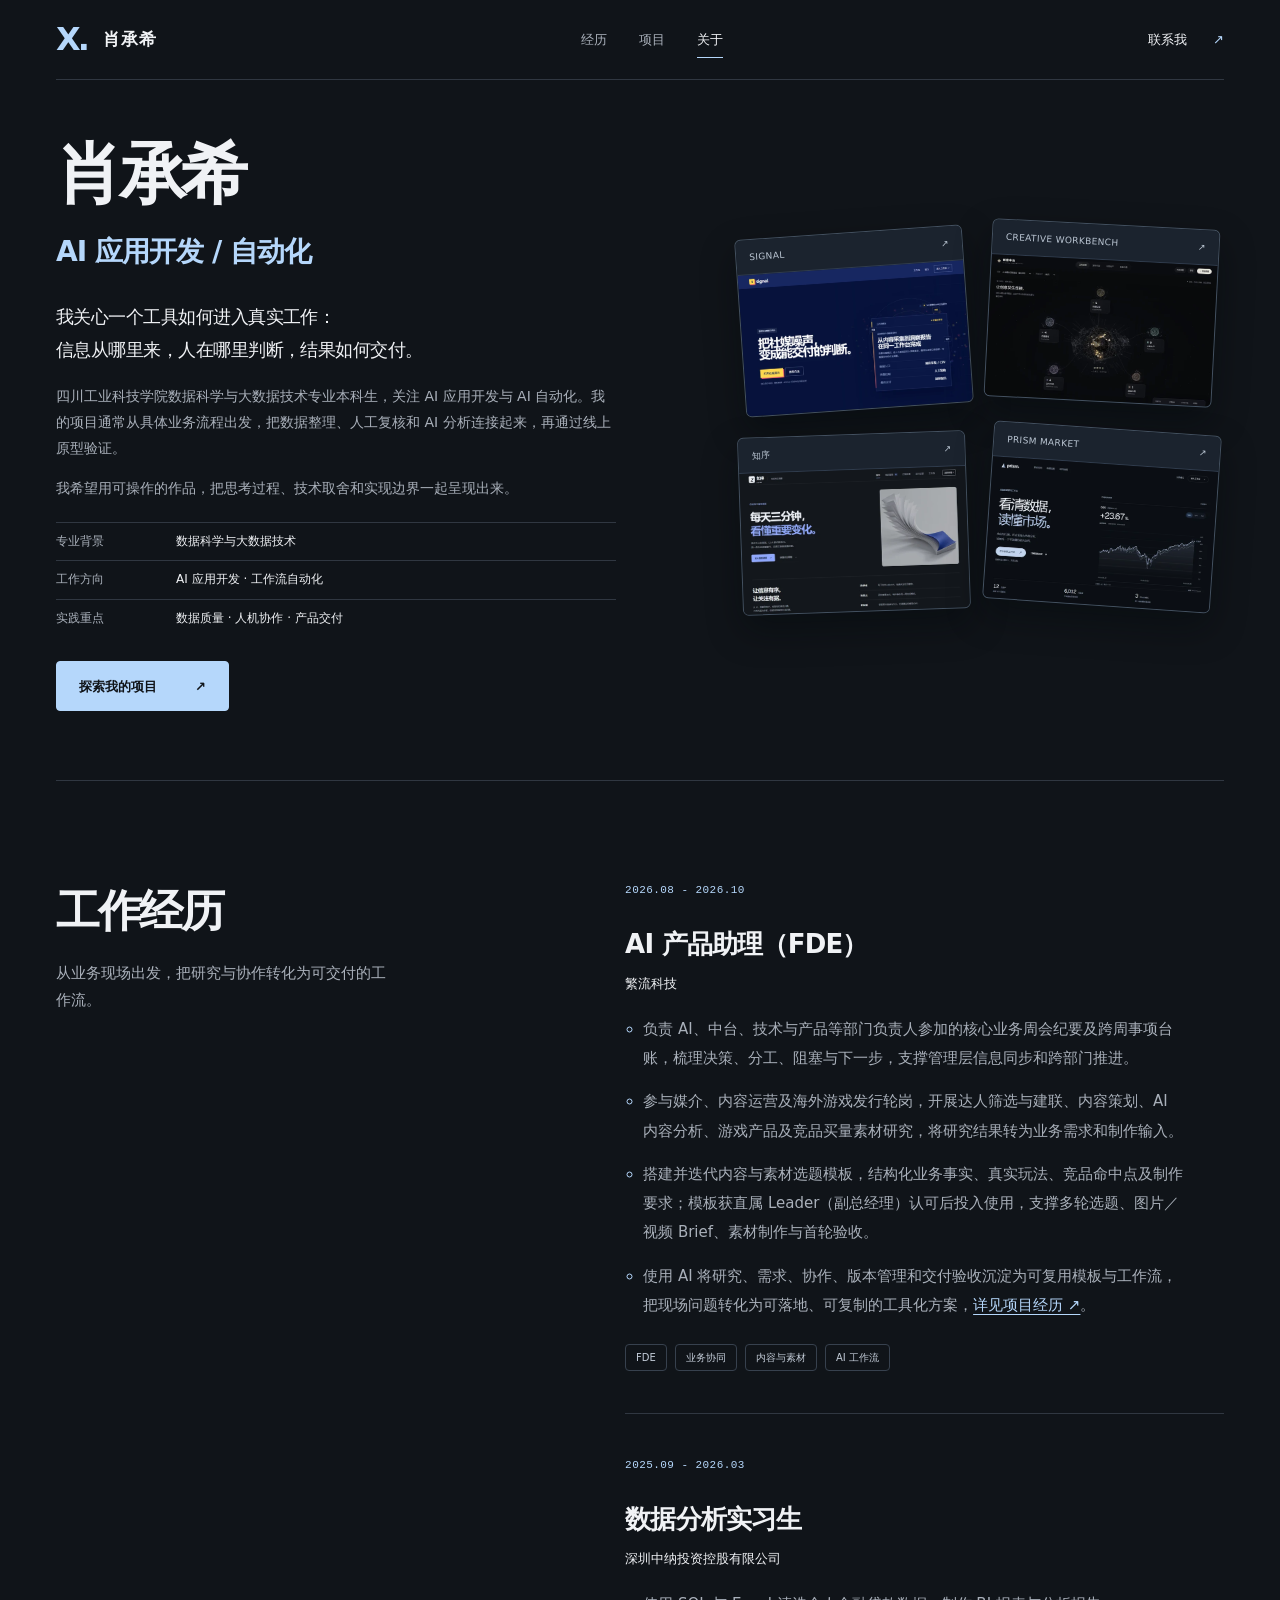
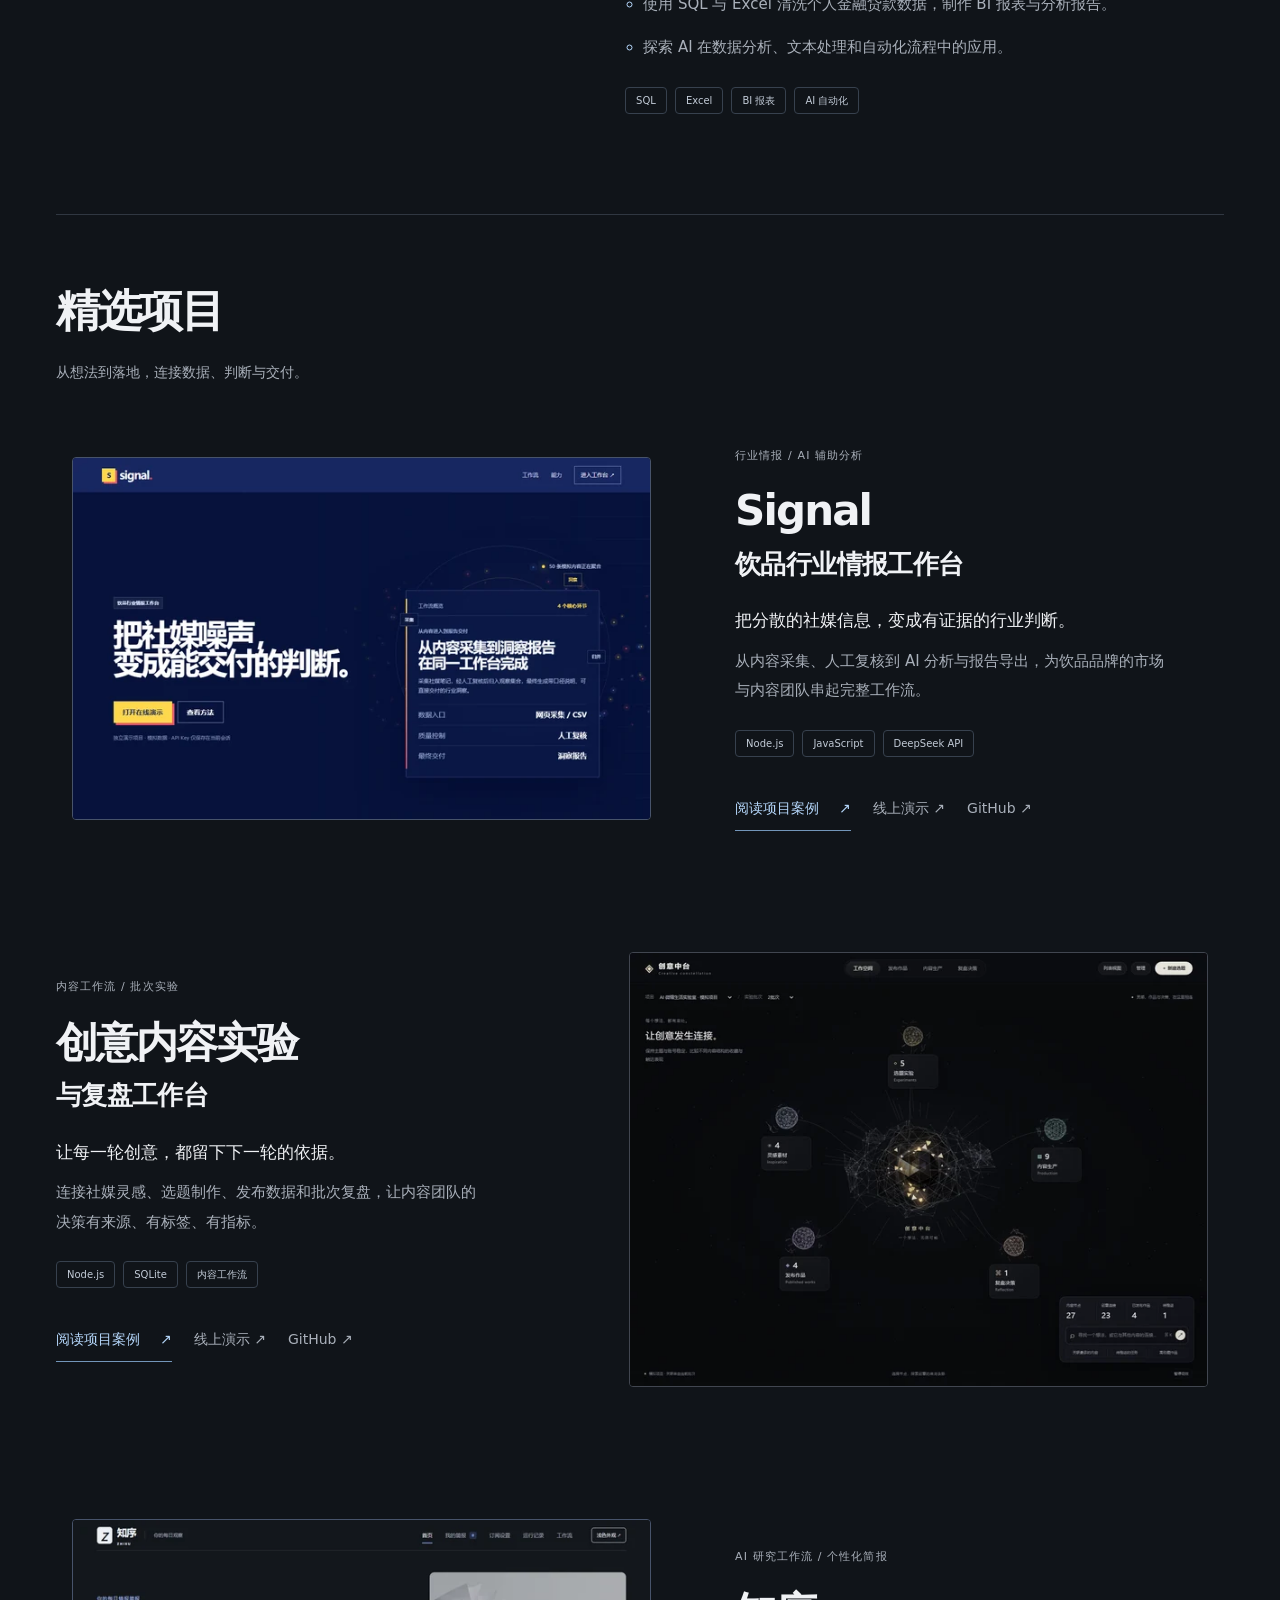
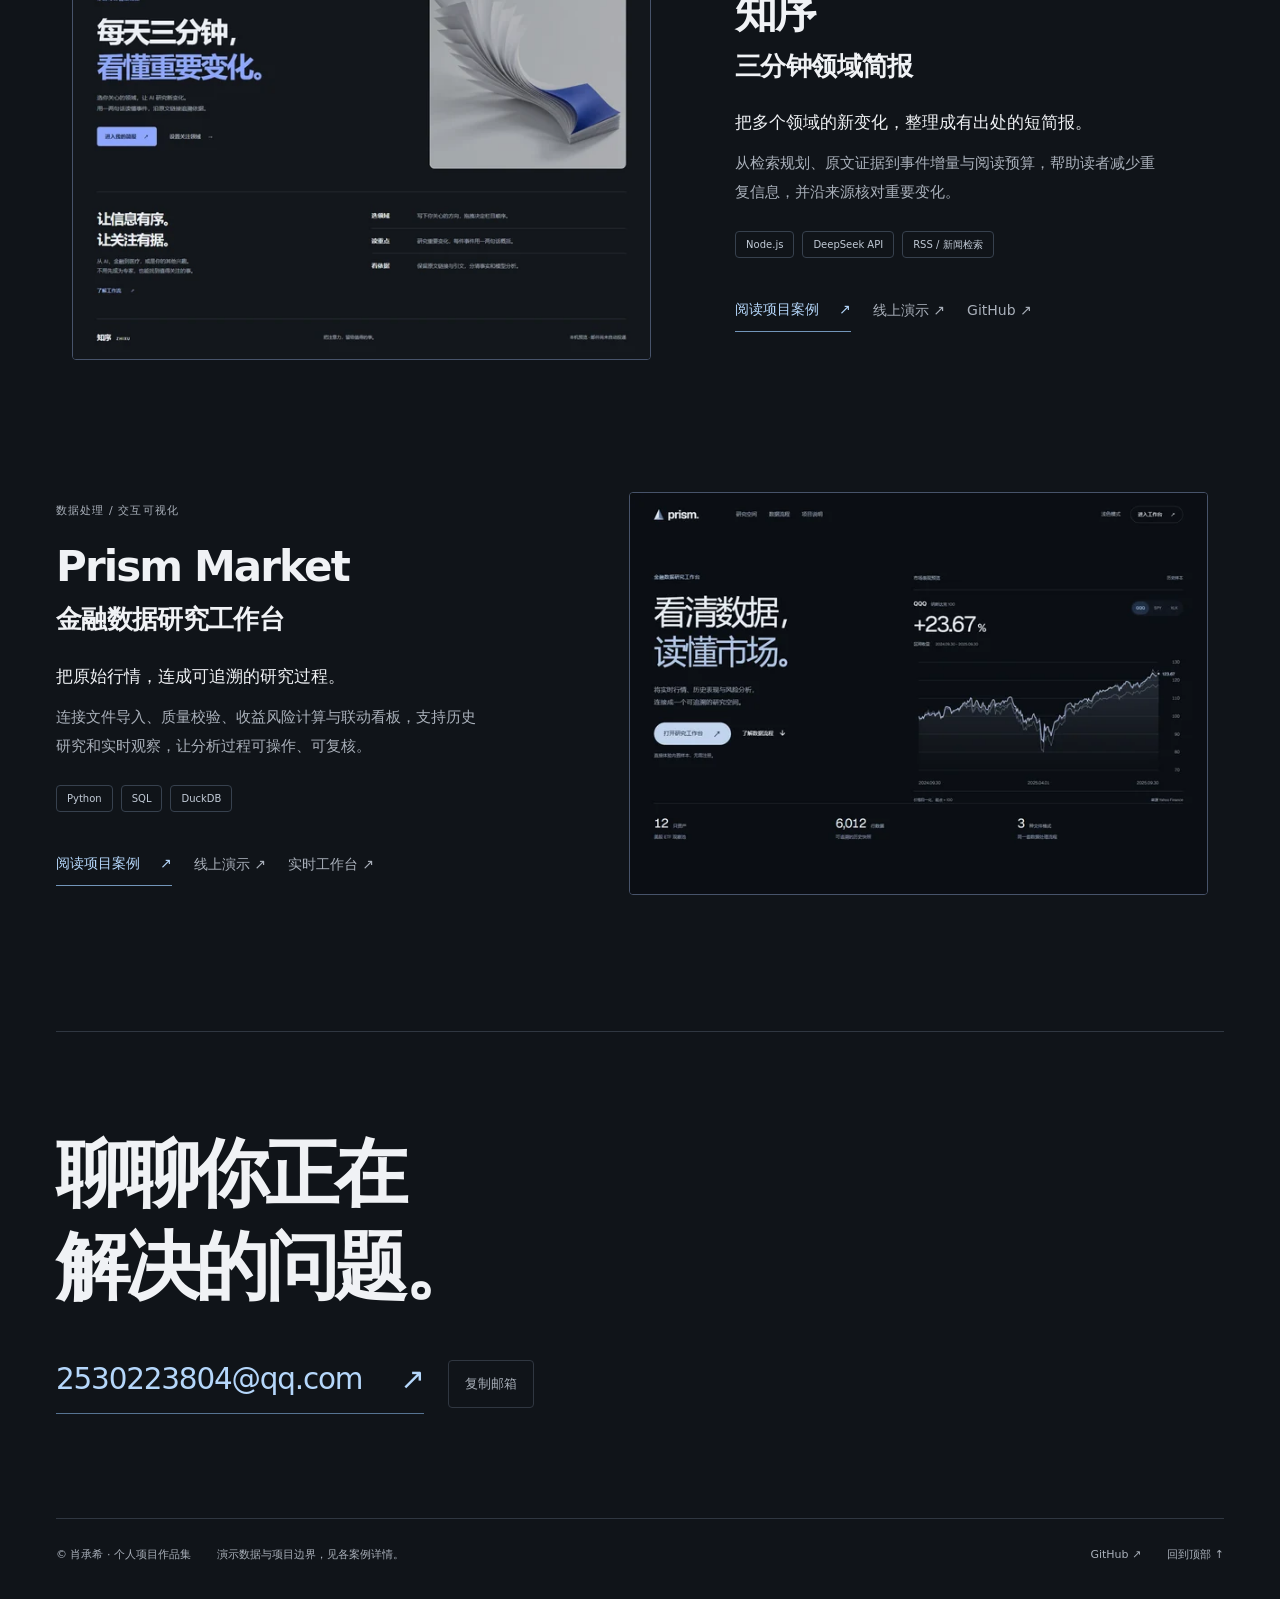
<file: index.html>
<!doctype html>
<html lang="zh-CN">
<head>
  <meta charset="utf-8"><meta name="viewport" content="width=device-width, initial-scale=1"><meta name="robots" content="noindex,nofollow"><meta name="theme-color" content="#101419">
  <meta name="description" content="肖承希的项目作品集：AI 应用开发、工作流自动化与数据分析。从真实业务问题出发，构建可用、可追溯的产品。">
  <link rel="icon" href="data:,"><title>肖承希 - AI 应用开发与自动化</title><link rel="stylesheet" href="styles.css">
</head>
<body class="portfolio-home">
  <a class="skip-link" href="#main">跳转到主要内容</a>
  <header class="site-header">
    <a class="brand" href="index.html"><span class="brand-mark" aria-hidden="true">X.</span><span>肖承希</span></a>
    <nav class="section-nav" aria-label="主导航"><a href="#experience">经历</a><a href="#projects">项目</a><a href="#about">关于</a></nav>
    <a class="header-contact" href="mailto:2530223804@qq.com">联系我 <span aria-hidden="true">↗</span></a>
  </header>
  <main id="main" class="home-main">
    <section class="hero" aria-labelledby="hero-title">
      <div id="about" class="hero-copy">
        <h1 id="hero-title">肖承希<span class="hero-role">AI 应用开发 / 自动化</span></h1>
        <div class="about-copy hero-about">
          <p class="about-lead">我关心一个工具如何进入真实工作：<br>信息从哪里来，人在哪里判断，结果如何交付。</p>
          <p>四川工业科技学院数据科学与大数据技术专业本科生，关注 AI 应用开发与 AI 自动化。我的项目通常从具体业务流程出发，把数据整理、人工复核和 AI 分析连接起来，再通过线上原型验证。</p>
          <p>我希望用可操作的作品，把思考过程、技术取舍和实现边界一起呈现出来。</p>
          <dl class="profile-facts"><div><dt>专业背景</dt><dd>数据科学与大数据技术</dd></div><div><dt>工作方向</dt><dd>AI 应用开发 · 工作流自动化</dd></div><div><dt>实践重点</dt><dd>数据质量 · 人机协作 · 产品交付</dd></div></dl>
        </div>
        <a class="button-link primary" href="#projects">探索我的项目 <span aria-hidden="true">↗</span></a>
      </div>
      <div class="hero-showcase" aria-label="精选项目预览">
        <a class="hero-screen" href="projects/signal.html" aria-label="查看 Signal 饮品行业情报工作台案例"><span class="screen-caption">SIGNAL <span aria-hidden="true">↗</span></span><img src="assets/signal-preview-1280.webp" srcset="assets/signal-preview-640.webp 640w, assets/signal-preview-1280.webp 1280w" sizes="(max-width: 899px) 45vw, 23vw" width="1280" height="800" alt="Signal 饮品行业情报工作台介绍首页" fetchpriority="high"></a>
        <a class="hero-screen" href="projects/creative-workbench.html" aria-label="查看创意内容实验与复盘工作台案例"><span class="screen-caption">CREATIVE WORKBENCH <span aria-hidden="true">↗</span></span><img src="assets/creative-workbench-home-20261019-1280.webp" srcset="assets/creative-workbench-home-20261019-640.webp 640w, assets/creative-workbench-home-20261019-1280.webp 1280w" sizes="(max-width: 899px) 45vw, 23vw" width="1440" height="1083" alt="创意中台新版首页"></a>
        <a class="hero-screen" href="projects/zhixu.html" aria-label="查看知序三分钟领域简报案例"><span class="screen-caption">知序 <span aria-hidden="true">↗</span></span><img src="assets/zhixu-home-1280.webp" srcset="assets/zhixu-home-640.webp 640w, assets/zhixu-home-1280.webp 1280w" sizes="(max-width: 899px) 45vw, 23vw" width="1280" height="973" alt="知序三分钟领域简报的产品介绍首页"></a>
        <a class="hero-screen" href="projects/prism-market.html" aria-label="查看 Prism Market 金融数据研究工作台案例"><span class="screen-caption">PRISM MARKET <span aria-hidden="true">↗</span></span><img src="assets/prism-market-home-1280.webp" srcset="assets/prism-market-home-640.webp 640w, assets/prism-market-home-1280.webp 1280w" sizes="(max-width: 899px) 45vw, 23vw" width="1280" height="889" alt="Prism Market 金融数据研究工作台介绍首页"></a>
      </div>
    </section>
    <section id="experience" class="experience-section editorial-section" aria-labelledby="experience-title" data-reveal>
      <div><h2 id="experience-title">工作经历</h2><p>从业务现场出发，把研究与协作转化为可交付的工作流。</p></div>
      <ol class="experience-list">
        <li>
          <p class="entry-date">2026.08 - 2026.10</p>
          <h3>AI 产品助理（FDE）</h3>
          <p class="company">繁流科技</p>
          <ul class="experience-highlights">
            <li>负责 AI、中台、技术与产品等部门负责人参加的核心业务周会纪要及跨周事项台账，梳理决策、分工、阻塞与下一步，支撑管理层信息同步和跨部门推进。</li>
            <li>参与媒介、内容运营及海外游戏发行轮岗，开展达人筛选与建联、内容策划、AI 内容分析、游戏产品及竞品买量素材研究，将研究结果转为业务需求和制作输入。</li>
            <li>搭建并迭代内容与素材选题模板，结构化业务事实、真实玩法、竞品命中点及制作要求；模板获直属 Leader（副总经理）认可后投入使用，支撑多轮选题、图片／视频 Brief、素材制作与首轮验收。</li>
            <li>使用 AI 将研究、需求、协作、版本管理和交付验收沉淀为可复用模板与工作流，把现场问题转化为可落地、可复制的工具化方案，<a href="#projects">详见项目经历 ↗</a>。</li>
          </ul>
          <ul class="tags"><li>FDE</li><li>业务协同</li><li>内容与素材</li><li>AI 工作流</li></ul>
        </li>
        <li>
          <p class="entry-date">2025.09 - 2026.03</p>
          <h3>数据分析实习生</h3>
          <p class="company">深圳中纳投资控股有限公司</p>
          <ul class="experience-highlights">
            <li>使用 SQL 与 Excel 清洗个人金融贷款数据，制作 BI 报表与分析报告。</li>
            <li>探索 AI 在数据分析、文本处理和自动化流程中的应用。</li>
          </ul>
          <ul class="tags"><li>SQL</li><li>Excel</li><li>BI 报表</li><li>AI 自动化</li></ul>
        </li>
      </ol>
    </section>
    <section id="projects" class="work-section" aria-labelledby="projects-title">
      <div class="section-heading" data-reveal><h2 id="projects-title">精选项目</h2><p>从想法到落地，连接数据、判断与交付。</p></div>
      <article class="work-item" data-reveal>
        <a class="work-image signal-image" href="projects/signal.html" aria-label="查看 Signal 完整案例"><img src="assets/signal-preview-1280.webp" srcset="assets/signal-preview-640.webp 640w, assets/signal-preview-1280.webp 1280w" sizes="(max-width: 899px) 90vw, 46vw" width="1280" height="800" alt="Signal 饮品行业情报工作台介绍首页" loading="lazy"><span class="image-action" aria-hidden="true">查看案例 ↗</span></a>
        <div class="work-copy"><p class="work-category">行业情报 / AI 辅助分析</p><h3><a href="projects/signal.html">Signal<span>饮品行业情报工作台</span></a></h3><p>把分散的社媒信息，变成有证据的行业判断。</p><p class="work-description">从内容采集、人工复核到 AI 分析与报告导出，为饮品品牌的市场与内容团队串起完整工作流。</p><ul class="tags" aria-label="项目技术"><li>Node.js</li><li>JavaScript</li><li>DeepSeek API</li></ul><div class="work-actions"><a class="text-link" href="projects/signal.html">阅读项目案例 <span aria-hidden="true">↗</span></a><a href="https://signal-beverage-intelligence.onrender.com/" target="_blank" rel="noopener noreferrer">线上演示 ↗</a><a href="https://github.com/ki22sh0tl-lang/signal-beverage-intelligence" target="_blank" rel="noopener noreferrer">GitHub ↗</a></div></div>
      </article>
      <article class="work-item work-item-reverse" data-reveal>
        <a class="work-image creative-image" href="projects/creative-workbench.html" aria-label="查看创意内容实验与复盘工作台完整案例"><img src="assets/creative-workbench-home-20261019-1280.webp" srcset="assets/creative-workbench-home-20261019-640.webp 640w, assets/creative-workbench-home-20261019-1280.webp 1280w" sizes="(max-width: 899px) 90vw, 46vw" width="1440" height="1083" alt="创意中台新版首页，展示灵感、选题、内容生产和复盘之间的连接" loading="lazy"><span class="image-action" aria-hidden="true">查看案例 ↗</span></a>
        <div class="work-copy"><p class="work-category">内容工作流 / 批次实验</p><h3><a href="projects/creative-workbench.html">创意内容实验<span>与复盘工作台</span></a></h3><p>让每一轮创意，都留下下一轮的依据。</p><p class="work-description">连接社媒灵感、选题制作、发布数据和批次复盘，让内容团队的决策有来源、有标签、有指标。</p><ul class="tags" aria-label="项目技术"><li>Node.js</li><li>SQLite</li><li>内容工作流</li></ul><div class="work-actions"><a class="text-link" href="projects/creative-workbench.html">阅读项目案例 <span aria-hidden="true">↗</span></a><a href="https://creative-workbench-2lh9.onrender.com/app#tags" target="_blank" rel="noopener noreferrer">线上演示 ↗</a><a href="https://github.com/ki22sh0tl-lang/creative-workbench" target="_blank" rel="noopener noreferrer">GitHub ↗</a></div></div>
      </article>
      <article class="work-item" data-reveal>
        <a id="zhixu-project" class="work-image" href="projects/zhixu.html" aria-label="查看知序三分钟领域简报完整案例"><img src="assets/zhixu-home-1280.webp" srcset="assets/zhixu-home-640.webp 640w, assets/zhixu-home-1280.webp 1280w" sizes="(max-width: 899px) 90vw, 46vw" width="1280" height="973" alt="知序三分钟领域简报的产品介绍首页" loading="lazy"><span class="image-action" aria-hidden="true">查看案例 ↗</span></a>
        <div class="work-copy"><p class="work-category">AI 研究工作流 / 个性化简报</p><h3><a href="projects/zhixu.html">知序<span>三分钟领域简报</span></a></h3><p>把多个领域的新变化，整理成有出处的短简报。</p><p class="work-description">从检索规划、原文证据到事件增量与阅读预算，帮助读者减少重复信息，并沿来源核对重要变化。</p><ul class="tags" aria-label="项目技术"><li>Node.js</li><li>DeepSeek API</li><li>RSS / 新闻检索</li></ul><div class="work-actions"><a class="text-link" href="projects/zhixu.html">阅读项目案例 <span aria-hidden="true">↗</span></a><a href="https://zhixu-demo.onrender.com/" target="_blank" rel="noopener noreferrer">线上演示 ↗</a><a href="https://github.com/ki22sh0tl-lang/zhixu-demo" target="_blank" rel="noopener noreferrer">GitHub ↗</a></div></div>
      </article>
      <article id="prism-market-project" class="work-item work-item-reverse" data-reveal>
        <a class="work-image" href="projects/prism-market.html" aria-label="查看 Prism Market 金融数据研究工作台完整案例"><img src="assets/prism-market-home-1280.webp" srcset="assets/prism-market-home-640.webp 640w, assets/prism-market-home-1280.webp 1280w" sizes="(max-width: 899px) 90vw, 46vw" width="1280" height="889" alt="Prism Market 项目介绍首页，展示真实历史 ETF 曲线和数据流程入口" loading="lazy"><span class="image-action" aria-hidden="true">查看案例 ↗</span></a>
        <div class="work-copy"><p class="work-category">数据处理 / 交互可视化</p><h3><a href="projects/prism-market.html">Prism Market<span>金融数据研究工作台</span></a></h3><p>把原始行情，连成可追溯的研究过程。</p><p class="work-description">连接文件导入、质量校验、收益风险计算与联动看板，支持历史研究和实时观察，让分析过程可操作、可复核。</p><ul class="tags" aria-label="项目技术"><li>Python</li><li>SQL</li><li>DuckDB</li></ul><div class="work-actions"><a class="text-link" href="projects/prism-market.html">阅读项目案例 <span aria-hidden="true">↗</span></a><a href="https://prism-market-demo.onrender.com/" target="_blank" rel="noopener noreferrer">线上演示 ↗</a><a href="https://prism-market-demo.onrender.com/app?view=live" target="_blank" rel="noopener noreferrer">实时工作台 ↗</a></div></div>
      </article>
    </section>
    <section id="contact" class="contact-section" aria-labelledby="contact-title" data-reveal><h2 id="contact-title">聊聊你正在<br>解决的问题。</h2><div class="contact-row"><a href="mailto:2530223804@qq.com" class="contact-email">2530223804@qq.com <span aria-hidden="true">↗</span></a><button class="copy-email" type="button" data-copy-email="2530223804@qq.com">复制邮箱</button><span class="copy-status" role="status" aria-live="polite"></span></div></section>
  </main>
  <footer class="home-footer"><span>© 肖承希 · 个人项目作品集</span><p>演示数据与项目边界，见各案例详情。</p><a href="https://github.com/ki22sh0tl-lang" target="_blank" rel="noopener noreferrer">GitHub ↗</a><a href="#main">回到顶部 ↑</a></footer>
  <script src="script.js" defer></script>
</body>
</html>
</file>
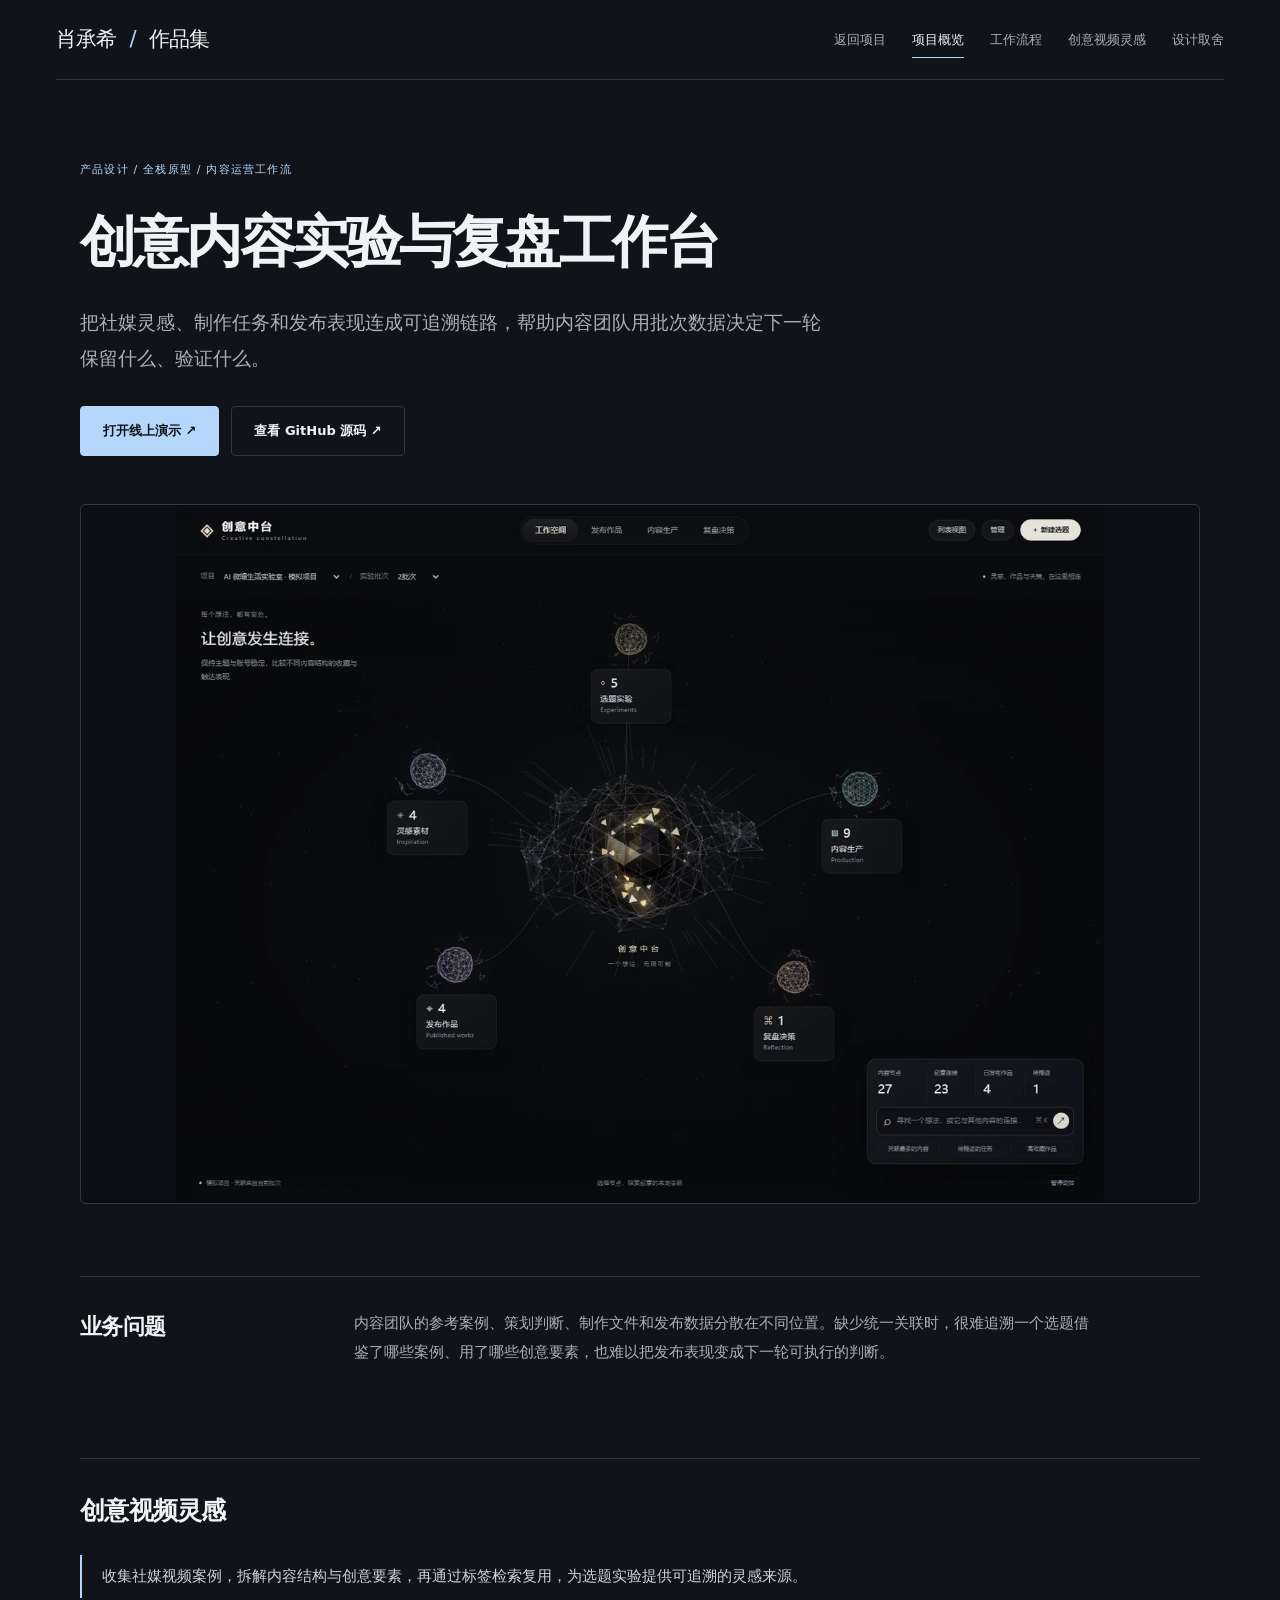
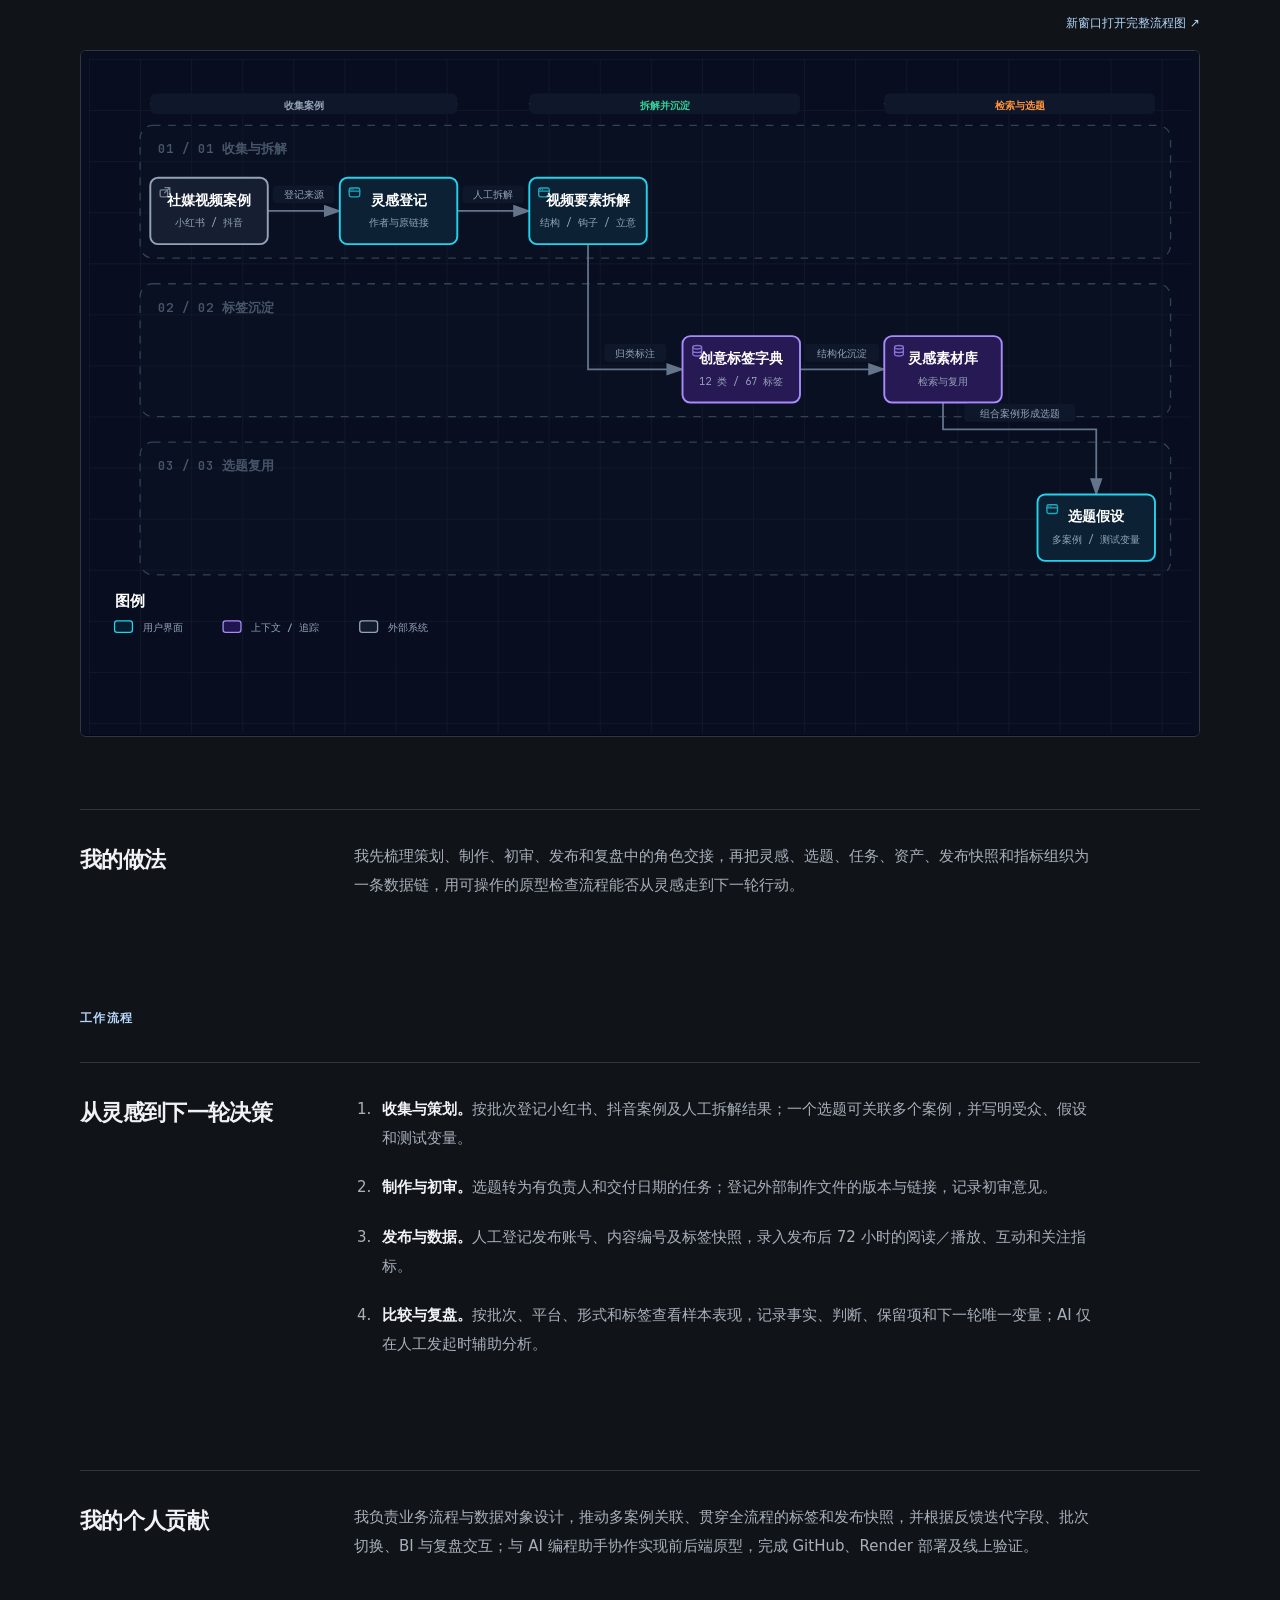
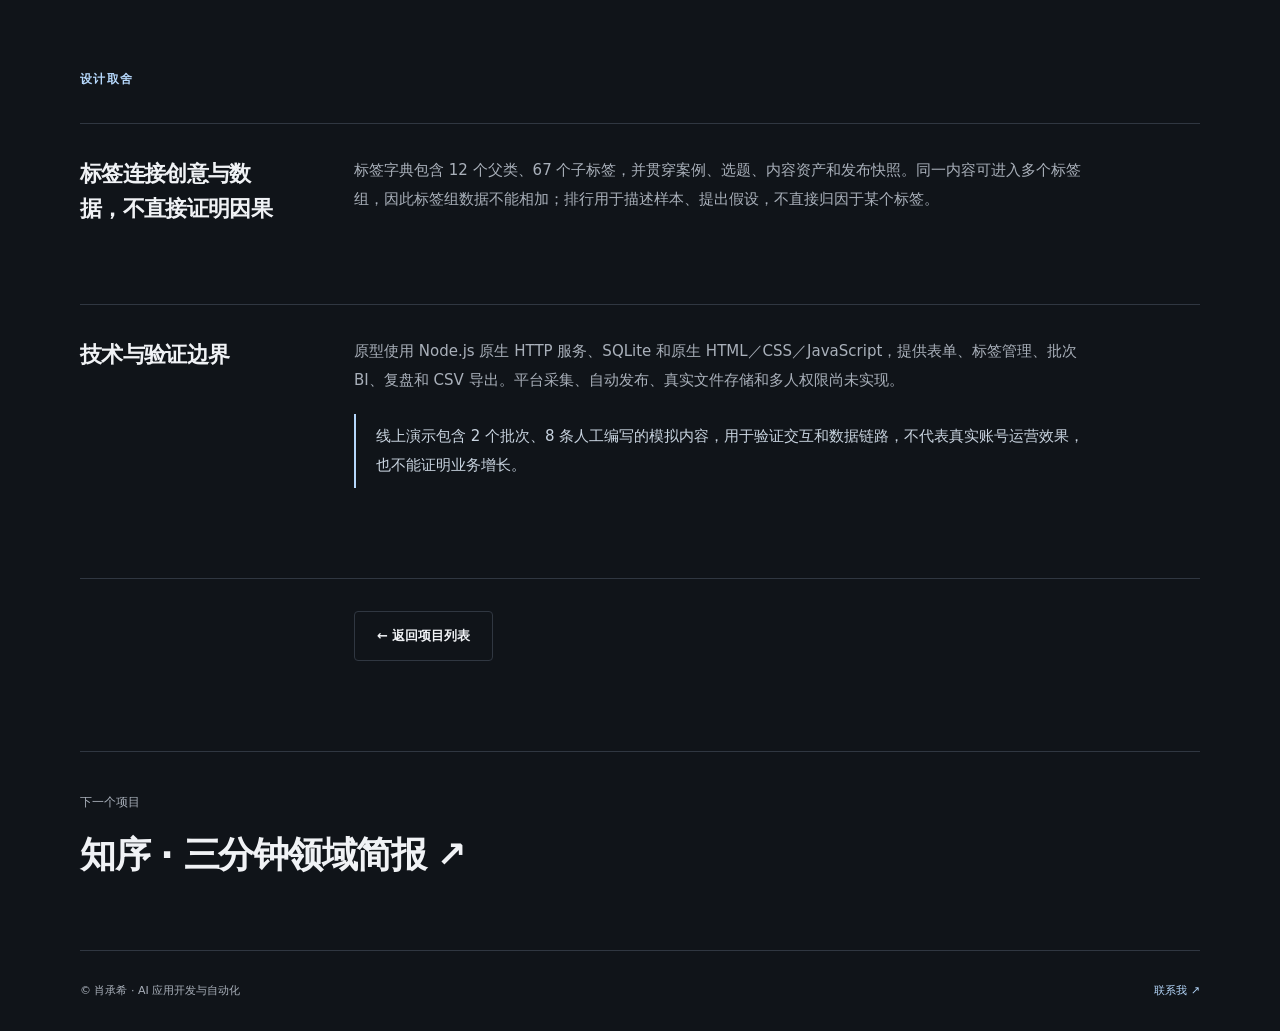
<file: projects/creative-workbench.html>
<!doctype html>
<html lang="zh-CN">
  <head>
    <meta charset="utf-8">
    <meta name="viewport" content="width=device-width, initial-scale=1">
    <meta name="robots" content="noindex,nofollow">
    <meta name="theme-color" content="#101419">
    <link rel="icon" href="data:,">
    <meta name="description" content="创意内容实验与复盘工作台：将灵感、选题、制作、发布表现和下一轮行动串成可追溯的内容工作流。">
    <title>创意内容实验与复盘工作台 · 肖承希</title>
    <link rel="stylesheet" href="../styles.css">
  </head>
  <body>
    <a class="skip-link" href="#overview">跳转到项目内容</a>
    <div class="page-shell signal-detail-shell">
      <header class="identity detail-identity">
        <div>
          <p class="detail-brand"><a href="../index.html">肖承希 <span aria-hidden="true">/</span> 作品集</a></p>
          <h2>AI 应用开发 / AI 自动化</h2>
          <p class="identity-intro">把 AI 能力接进真实工作流，<br>让信息整理、分析与交付更可靠。</p>
          <nav class="section-nav" aria-label="项目导航">
            <a href="../index.html#projects"><span class="nav-line"></span><span>返回项目</span></a>
            <a href="#overview" class="active"><span class="nav-line"></span><span>项目概览</span></a>
            <a href="#workflow"><span class="nav-line"></span><span>工作流程</span></a>
            <a href="#framework"><span class="nav-line"></span><span>创意视频灵感</span></a>
            <a href="#decisions"><span class="nav-line"></span><span>设计取舍</span></a>
          </nav>
        </div>
        <div class="social-links" aria-label="项目外部链接">
          <a href="https://creative-workbench-2lh9.onrender.com/app#tags" target="_blank" rel="noopener noreferrer">线上演示 ↗</a>
          <a href="https://github.com/ki22sh0tl-lang/creative-workbench" target="_blank" rel="noopener noreferrer">GitHub ↗</a>
        </div>
      </header>

      <main>
        <section id="overview" class="content-section" aria-labelledby="overview-title">
          <p class="detail-overline">产品设计 / 全栈原型 / 内容运营工作流</p>
          <h1 class="detail-title" id="overview-title">创意内容实验与复盘工作台</h1>
          <p class="detail-lead">把社媒灵感、制作任务和发布表现连成可追溯链路，帮助内容团队用批次数据决定下一轮保留什么、验证什么。</p>
          <div class="detail-actions">
            <a class="button-link primary" href="https://creative-workbench-2lh9.onrender.com/app#tags" target="_blank" rel="noopener noreferrer">打开线上演示 ↗</a>
            <a class="button-link" href="https://github.com/ki22sh0tl-lang/creative-workbench" target="_blank" rel="noopener noreferrer">查看 GitHub 源码 ↗</a>
          </div>
          <img fetchpriority="high" class="detail-hero-image" src="../assets/creative-workbench-home-20261019-1280.webp" srcset="../assets/creative-workbench-home-20261019-640.webp 640w, ../assets/creative-workbench-home-20261019-1280.webp 1280w" sizes="(max-width: 1199px) 90vw, 1120px" alt="创意中台新版首页，展示灵感、选题、内容生产和复盘之间的连接" width="1440" height="1083">
          <div class="detail-section">
            <h2 class="case-heading">业务问题</h2>
            <p>内容团队的参考案例、策划判断、制作文件和发布数据分散在不同位置。缺少统一关联时，很难追溯一个选题借鉴了哪些案例、用了哪些创意要素，也难以把发布表现变成下一轮可执行的判断。</p>
          </div>
          <section id="framework" class="content-section architecture-section" aria-labelledby="framework-title">
            <h2 class="case-heading" id="framework-title">创意视频灵感</h2>
            <p class="detail-note">收集社媒视频案例，拆解内容结构与创意要素，再通过标签检索复用，为选题实验提供可追溯的灵感来源。</p>
            <p class="architecture-open"><a href="../assets/creative-video-inspiration.html?theme=dark" target="_blank" rel="noopener noreferrer">新窗口打开完整流程图 ↗</a></p>
            <p class="diagram-hint">左右滑动查看图中细节，也可打开完整图。</p>
            <div tabindex="0" role="region" aria-label="可横向滚动的项目架构图" class="architecture-frame">
              <iframe src="../assets/creative-video-inspiration.html?embed=1&amp;theme=dark" title="创意视频灵感从案例收集到选题假设的工作流程图" loading="lazy" allowfullscreen></iframe>
            </div>
          </section>
          <div class="detail-section">
            <h2 class="case-heading">我的做法</h2>
            <p>我先梳理策划、制作、初审、发布和复盘中的角色交接，再把灵感、选题、任务、资产、发布快照和指标组织为一条数据链，用可操作的原型检查流程能否从灵感走到下一轮行动。</p>
          </div>
        </section>

        <section id="workflow" class="content-section" aria-labelledby="workflow-title">
          <h2 class="mobile-heading" id="workflow-title">工作流程</h2>
          <div class="detail-section">
            <h3>从灵感到下一轮决策</h3>
            <ol>
              <li><strong>收集与策划。</strong>按批次登记小红书、抖音案例及人工拆解结果；一个选题可关联多个案例，并写明受众、假设和测试变量。</li>
              <li><strong>制作与初审。</strong>选题转为有负责人和交付日期的任务；登记外部制作文件的版本与链接，记录初审意见。</li>
              <li><strong>发布与数据。</strong>人工登记发布账号、内容编号及标签快照，录入发布后 72 小时的阅读／播放、互动和关注指标。</li>
              <li><strong>比较与复盘。</strong>按批次、平台、形式和标签查看样本表现，记录事实、判断、保留项和下一轮唯一变量；AI 仅在人工发起时辅助分析。</li>
            </ol>
          </div>
          <div class="detail-section">
            <h3>我的个人贡献</h3>
            <p>我负责业务流程与数据对象设计，推动多案例关联、贯穿全流程的标签和发布快照，并根据反馈迭代字段、批次切换、BI 与复盘交互；与 AI 编程助手协作实现前后端原型，完成 GitHub、Render 部署及线上验证。</p>
          </div>
        </section>

        <section id="decisions" class="content-section" aria-labelledby="decisions-title">
          <h2 class="mobile-heading" id="decisions-title">设计取舍</h2>
          <div class="detail-section">
            <h3>标签连接创意与数据，不直接证明因果</h3>
            <p>标签字典包含 12 个父类、67 个子标签，并贯穿案例、选题、内容资产和发布快照。同一内容可进入多个标签组，因此标签组数据不能相加；排行用于描述样本、提出假设，不直接归因于某个标签。</p>
          </div>
          <div class="detail-section">
            <h3>技术与验证边界</h3>
            <p>原型使用 Node.js 原生 HTTP 服务、SQLite 和原生 HTML／CSS／JavaScript，提供表单、标签管理、批次 BI、复盘和 CSV 导出。平台采集、自动发布、真实文件存储和多人权限尚未实现。</p>
            <p class="detail-note">线上演示包含 2 个批次、8 条人工编写的模拟内容，用于验证交互和数据链路，不代表真实账号运营效果，也不能证明业务增长。</p>
          </div>
          <div class="detail-section">
            <a class="button-link" href="../index.html#projects">← 返回项目列表</a>
          </div>
        </section>

        <nav class="case-next" aria-label="继续浏览项目"><a href="zhixu.html"><span>下一个项目</span><strong>知序 · 三分钟领域简报 ↗</strong></a></nav>
        <footer class="site-footer"><p>© 肖承希 · AI 应用开发与自动化</p><a href="mailto:2530223804@qq.com">联系我 ↗</a></footer>
      </main>
    </div>
    <script src="../script.js" defer></script>
  </body>
</html>
</file>
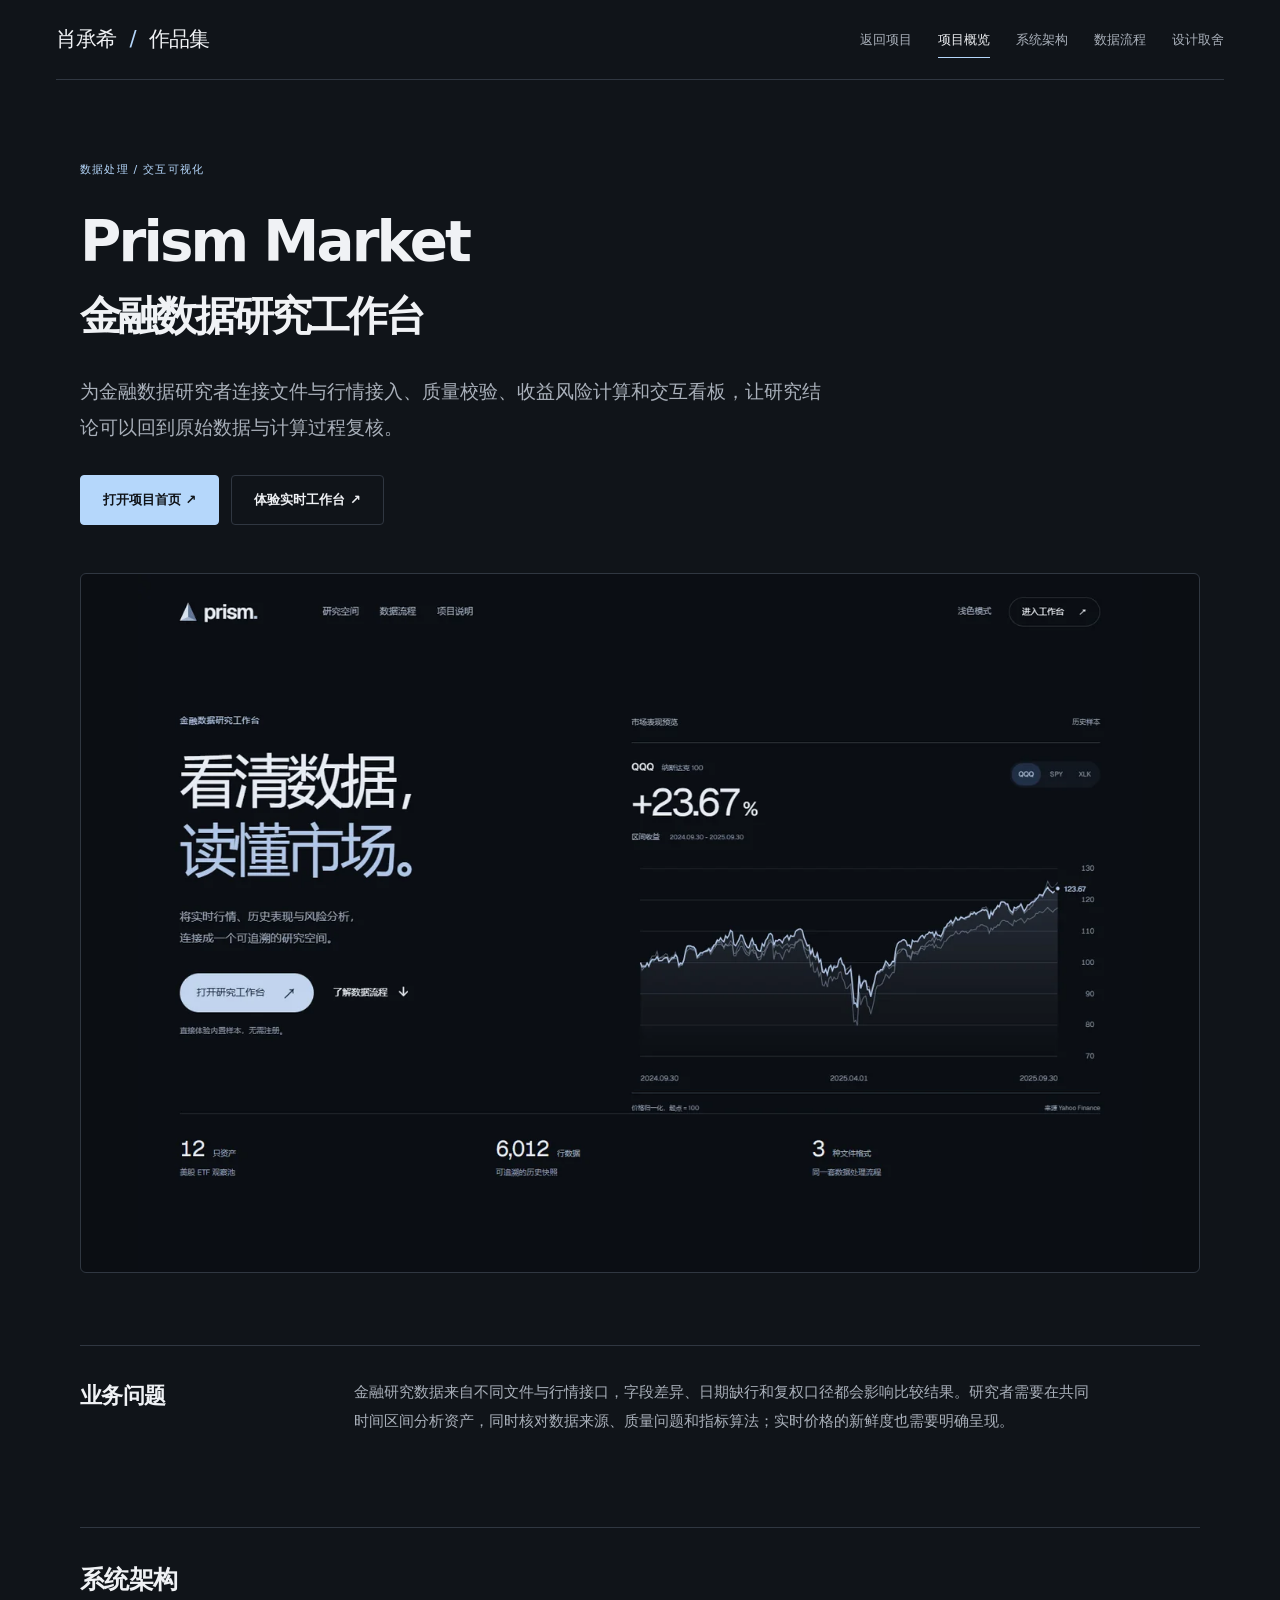
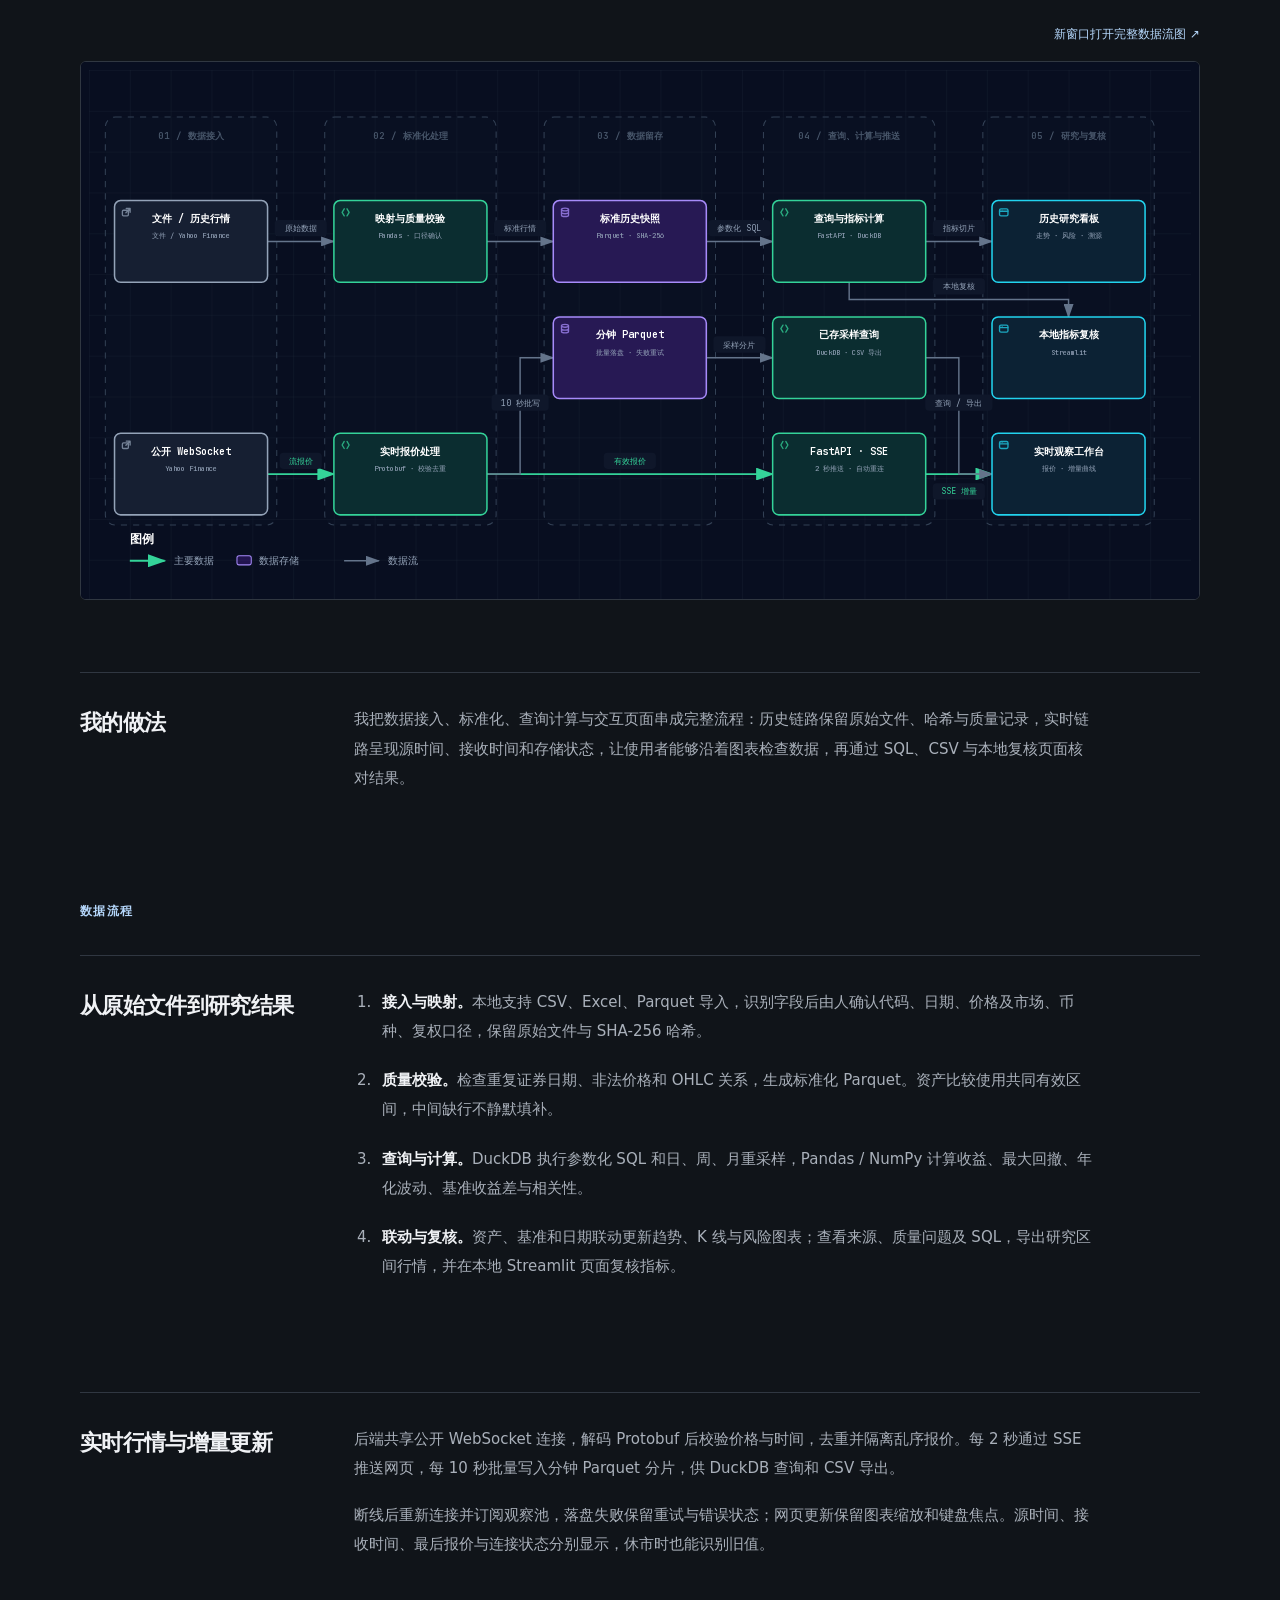
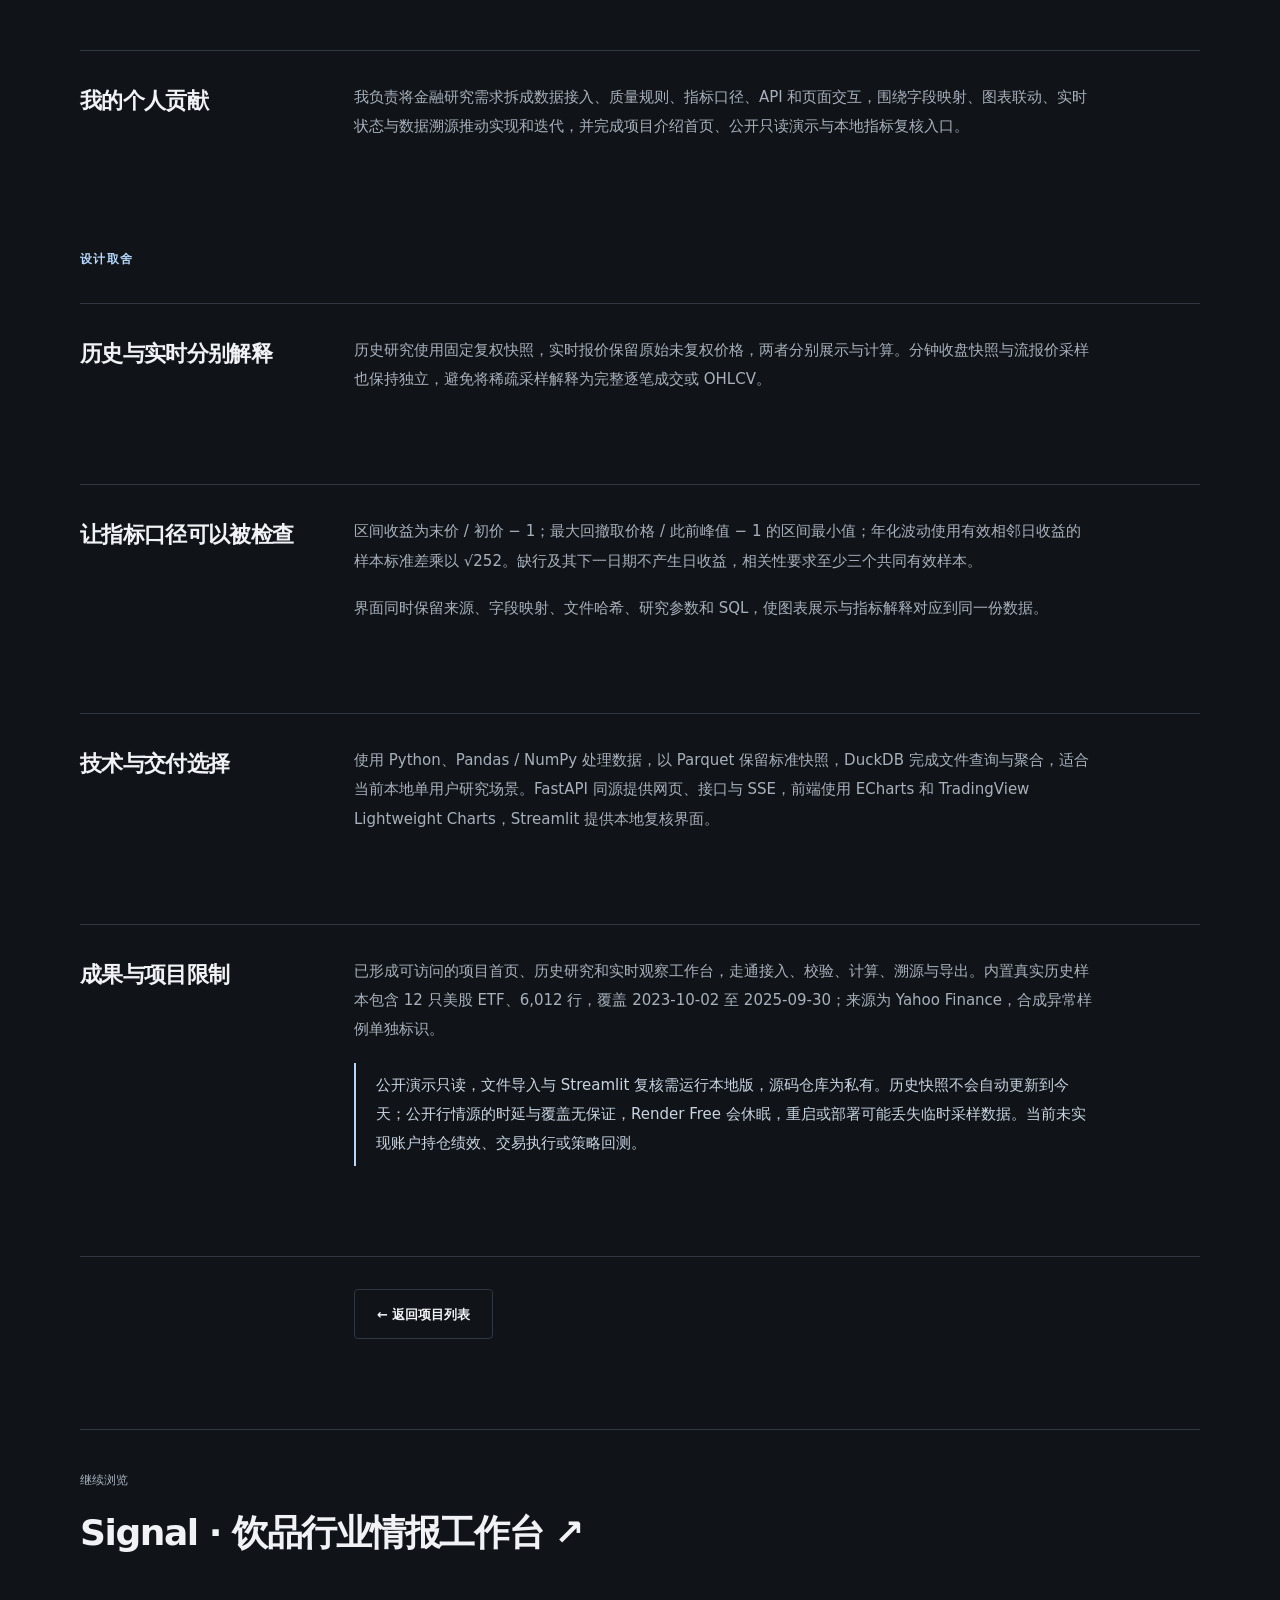
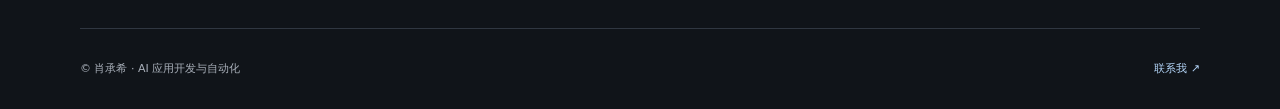
<file: projects/prism-market.html>
<!doctype html>
<html lang="zh-CN">
  <head>
    <meta charset="utf-8">
    <meta name="viewport" content="width=device-width, initial-scale=1">
    <meta name="robots" content="noindex,nofollow">
    <meta name="theme-color" content="#101419">
    <meta name="description" content="Prism Market 金融数据研究工作台：用 Python、SQL 与 DuckDB 连接行情接入、数据校验、收益风险计算和可追溯的交互看板。">
    <link rel="icon" href="data:,">
    <title>Prism Market · 金融数据研究工作台 · 肖承希</title>
    <link rel="stylesheet" href="../styles.css">
  </head>
  <body>
    <a class="skip-link" href="#overview">跳转到项目内容</a>
    <div class="page-shell signal-detail-shell">
      <header class="detail-identity">
        <p class="detail-brand"><a href="../index.html">肖承希 <span aria-hidden="true">/</span> 作品集</a></p>
        <nav class="section-nav" aria-label="项目导航">
          <a href="../index.html#projects">返回项目</a>
          <a href="#overview" class="active">项目概览</a>
          <a href="#architecture">系统架构</a>
          <a href="#workflow">数据流程</a>
          <a href="#decisions">设计取舍</a>
        </nav>
      </header>
      <main>
        <section id="overview" class="content-section" aria-labelledby="overview-title">
          <p class="detail-overline">数据处理 / 交互可视化</p>
          <h1 class="detail-title" id="overview-title">Prism Market<span class="detail-title-subline">金融数据研究工作台</span></h1>
          <p class="detail-lead">为金融数据研究者连接文件与行情接入、质量校验、收益风险计算和交互看板，让研究结论可以回到原始数据与计算过程复核。</p>
          <div class="detail-actions">
            <a class="button-link primary" href="https://prism-market-demo.onrender.com/" target="_blank" rel="noopener noreferrer">打开项目首页 ↗</a>
            <a class="button-link" href="https://prism-market-demo.onrender.com/app?view=live" target="_blank" rel="noopener noreferrer">体验实时工作台 ↗</a>
          </div>
          <img class="detail-hero-image" src="../assets/prism-market-home-1280.webp" srcset="../assets/prism-market-home-640.webp 640w, ../assets/prism-market-home-1280.webp 1280w" sizes="(max-width: 1199px) 90vw, 1120px" width="1280" height="889" alt="Prism Market 项目介绍首页，右侧为标注日期范围的真实 ETF 历史曲线" fetchpriority="high">
          <div class="detail-section">
            <h2 class="case-heading">业务问题</h2>
            <p>金融研究数据来自不同文件与行情接口，字段差异、日期缺行和复权口径都会影响比较结果。研究者需要在共同时间区间分析资产，同时核对数据来源、质量问题和指标算法；实时价格的新鲜度也需要明确呈现。</p>
          </div>
          <section id="architecture" class="content-section architecture-section" aria-labelledby="architecture-title">
            <h2 class="case-heading" id="architecture-title">系统架构</h2>
            <p class="architecture-open"><a href="../assets/prism-market-dataflow.html?theme=dark" target="_blank" rel="noopener noreferrer">新窗口打开完整数据流图 ↗</a></p>
            <p class="diagram-hint">左右滑动查看图中细节，也可打开完整图。</p>
            <div class="architecture-frame prism-dataflow-frame" tabindex="0" role="region" aria-label="可横向滚动的 Prism Market 历史研究与实时报价数据流图">
              <iframe src="../assets/prism-market-dataflow.html?embed=1&amp;theme=dark" title="Prism Market 从历史数据校验、实时行情接入到查询计算与研究复核的双链路数据流" loading="lazy" allowfullscreen></iframe>
            </div>
          </section>
          <div class="detail-section">
            <h2 class="case-heading">我的做法</h2>
            <p>我把数据接入、标准化、查询计算与交互页面串成完整流程：历史链路保留原始文件、哈希与质量记录，实时链路呈现源时间、接收时间和存储状态，让使用者能够沿着图表检查数据，再通过 SQL、CSV 与本地复核页面核对结果。</p>
          </div>
        </section>
        <section id="workflow" class="content-section" aria-labelledby="workflow-title">
          <h2 class="mobile-heading" id="workflow-title">数据流程</h2>
          <div class="detail-section">
            <h3>从原始文件到研究结果</h3>
            <ol>
              <li><strong>接入与映射。</strong>本地支持 CSV、Excel、Parquet 导入，识别字段后由人确认代码、日期、价格及市场、币种、复权口径，保留原始文件与 SHA-256 哈希。</li>
              <li><strong>质量校验。</strong>检查重复证券日期、非法价格和 OHLC 关系，生成标准化 Parquet。资产比较使用共同有效区间，中间缺行不静默填补。</li>
              <li><strong>查询与计算。</strong>DuckDB 执行参数化 SQL 和日、周、月重采样，Pandas / NumPy 计算收益、最大回撤、年化波动、基准收益差与相关性。</li>
              <li><strong>联动与复核。</strong>资产、基准和日期联动更新趋势、K 线与风险图表；查看来源、质量问题及 SQL，导出研究区间行情，并在本地 Streamlit 页面复核指标。</li>
            </ol>
          </div>
          <div class="detail-section">
            <h3>实时行情与增量更新</h3>
            <p>后端共享公开 WebSocket 连接，解码 Protobuf 后校验价格与时间，去重并隔离乱序报价。每 2 秒通过 SSE 推送网页，每 10 秒批量写入分钟 Parquet 分片，供 DuckDB 查询和 CSV 导出。</p>
            <p>断线后重新连接并订阅观察池，落盘失败保留重试与错误状态；网页更新保留图表缩放和键盘焦点。源时间、接收时间、最后报价与连接状态分别显示，休市时也能识别旧值。</p>
          </div>
          <div class="detail-section">
            <h3>我的个人贡献</h3>
            <p>我负责将金融研究需求拆成数据接入、质量规则、指标口径、API 和页面交互，围绕字段映射、图表联动、实时状态与数据溯源推动实现和迭代，并完成项目介绍首页、公开只读演示与本地指标复核入口。</p>
          </div>
        </section>
        <section id="decisions" class="content-section" aria-labelledby="decisions-title">
          <h2 class="mobile-heading" id="decisions-title">设计取舍</h2>
          <div class="detail-section">
            <h3>历史与实时分别解释</h3>
            <p>历史研究使用固定复权快照，实时报价保留原始未复权价格，两者分别展示与计算。分钟收盘快照与流报价采样也保持独立，避免将稀疏采样解释为完整逐笔成交或 OHLCV。</p>
          </div>
          <div class="detail-section">
            <h3>让指标口径可以被检查</h3>
            <p>区间收益为末价 / 初价 − 1；最大回撤取价格 / 此前峰值 − 1 的区间最小值；年化波动使用有效相邻日收益的样本标准差乘以 √252。缺行及其下一日期不产生日收益，相关性要求至少三个共同有效样本。</p>
            <p>界面同时保留来源、字段映射、文件哈希、研究参数和 SQL，使图表展示与指标解释对应到同一份数据。</p>
          </div>
          <div class="detail-section">
            <h3>技术与交付选择</h3>
            <p>使用 Python、Pandas / NumPy 处理数据，以 Parquet 保留标准快照，DuckDB 完成文件查询与聚合，适合当前本地单用户研究场景。FastAPI 同源提供网页、接口与 SSE，前端使用 ECharts 和 TradingView Lightweight Charts，Streamlit 提供本地复核界面。</p>
          </div>
          <div class="detail-section">
            <h3>成果与项目限制</h3>
            <p>已形成可访问的项目首页、历史研究和实时观察工作台，走通接入、校验、计算、溯源与导出。内置真实历史样本包含 12 只美股 ETF、6,012 行，覆盖 2023-10-02 至 2025-09-30；来源为 Yahoo Finance，合成异常样例单独标识。</p>
            <p class="detail-note">公开演示只读，文件导入与 Streamlit 复核需运行本地版，源码仓库为私有。历史快照不会自动更新到今天；公开行情源的时延与覆盖无保证，Render Free 会休眠，重启或部署可能丢失临时采样数据。当前未实现账户持仓绩效、交易执行或策略回测。</p>
          </div>
          <div class="detail-section"><a class="button-link" href="../index.html#prism-market-project">← 返回项目列表</a></div>
        </section>
        <nav class="case-next" aria-label="继续浏览项目"><a href="signal.html"><span>继续浏览</span><strong>Signal · 饮品行业情报工作台 ↗</strong></a></nav>
        <footer class="site-footer"><p>© 肖承希 · AI 应用开发与自动化</p><a href="mailto:2530223804@qq.com">联系我 ↗</a></footer>
      </main>
    </div>
    <script src="../script.js" defer></script>
  </body>
</html>
</file>
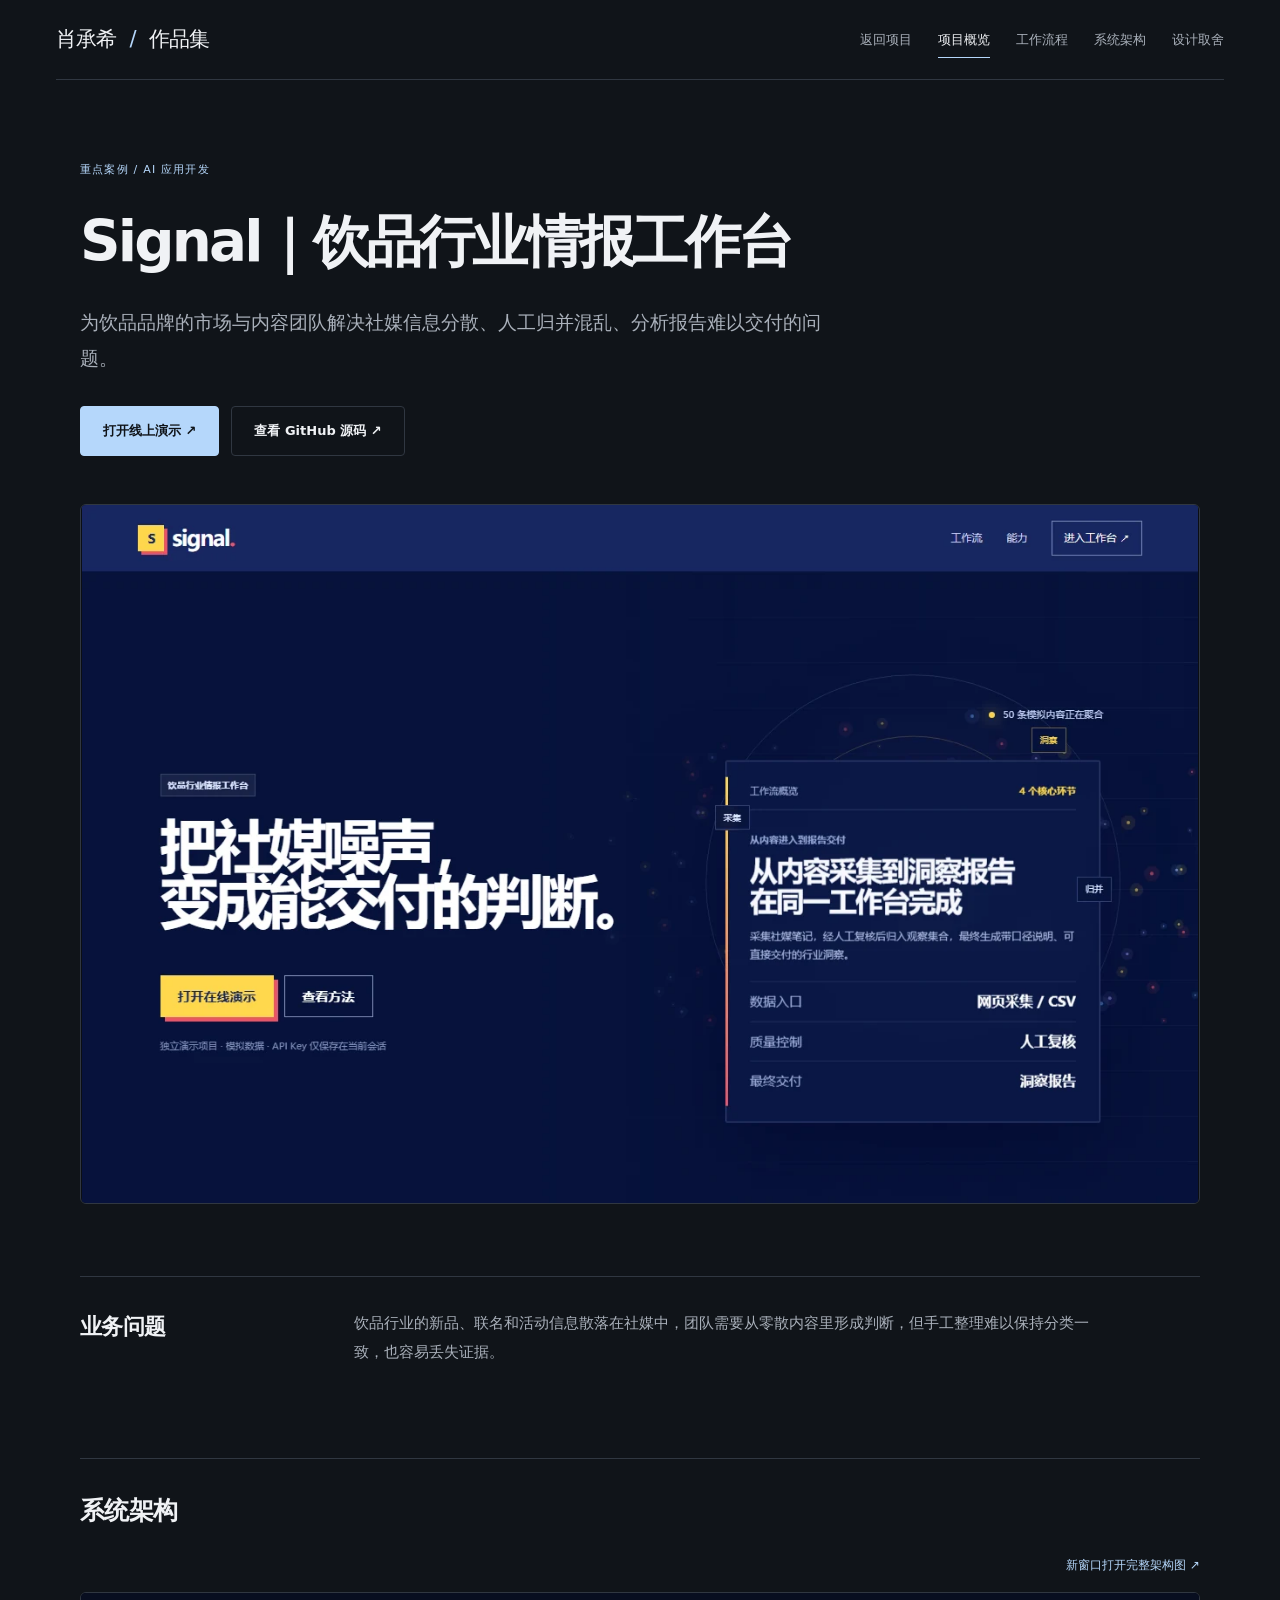
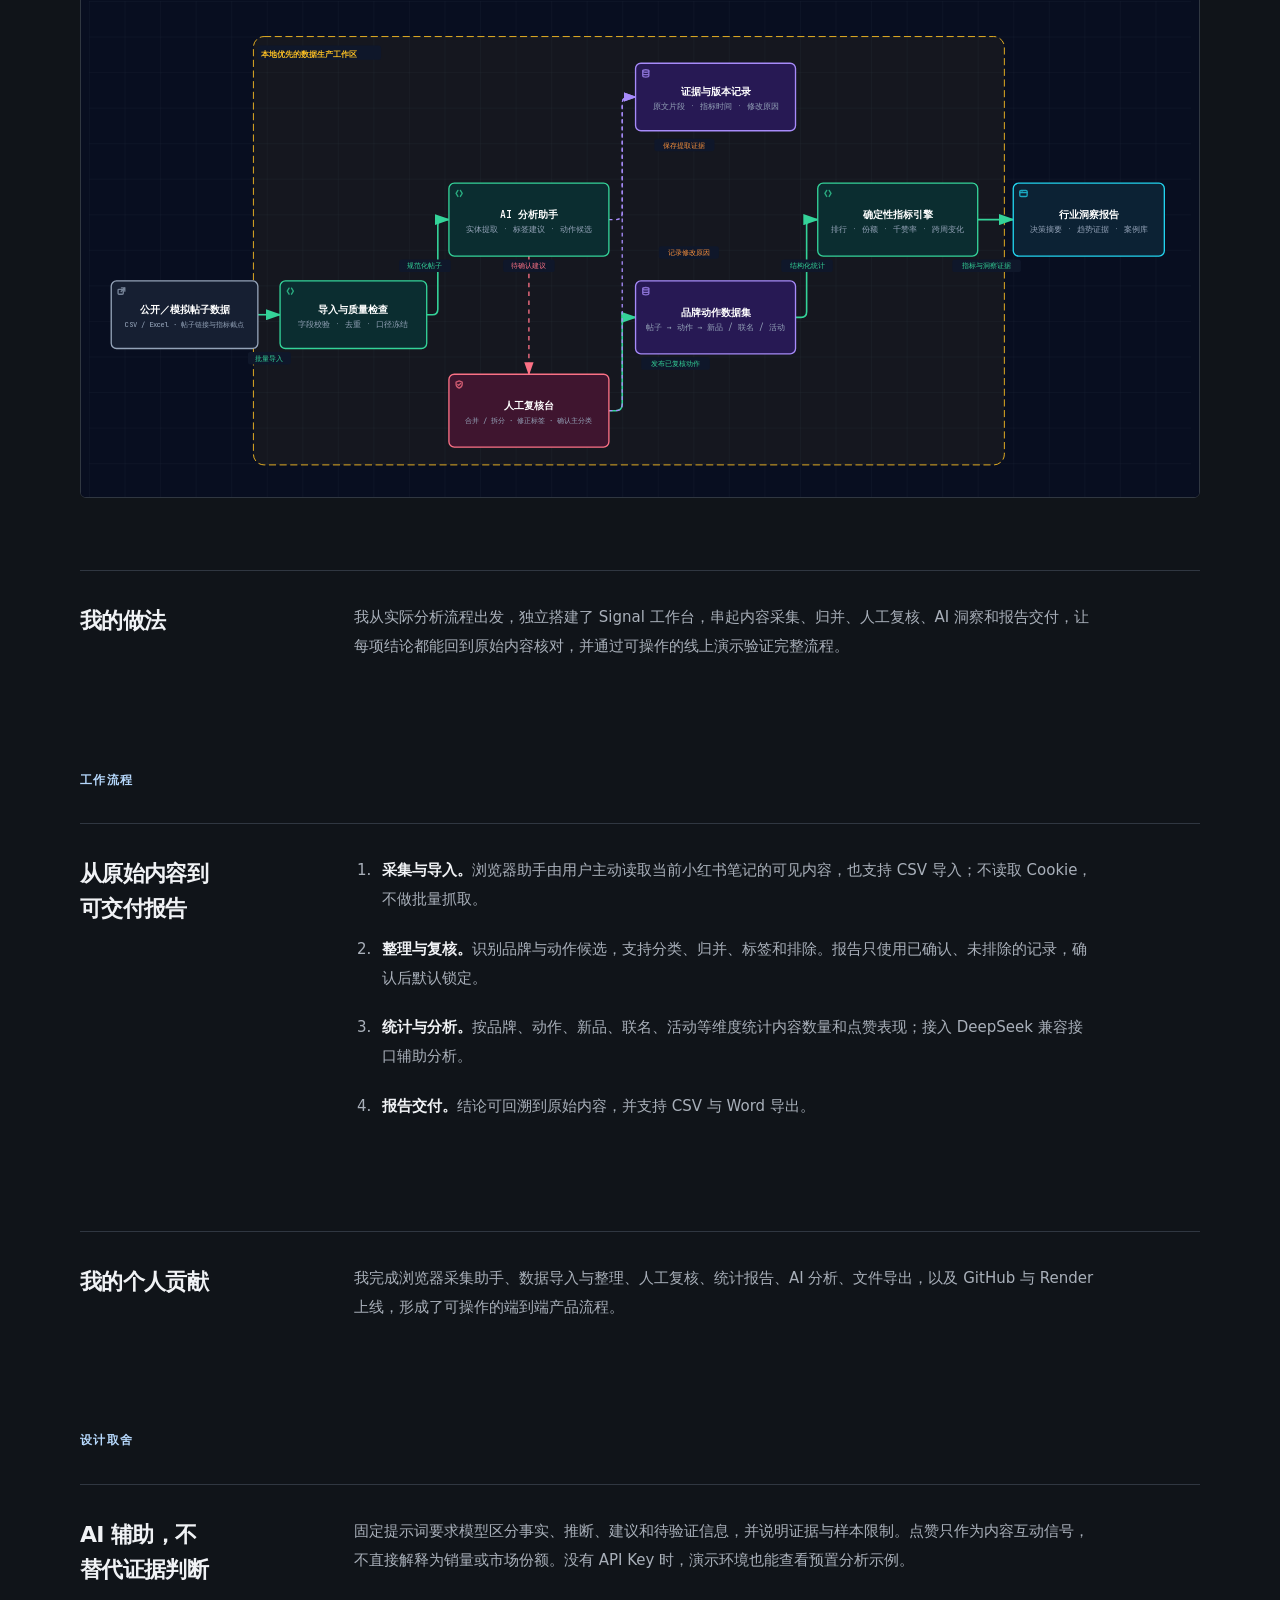
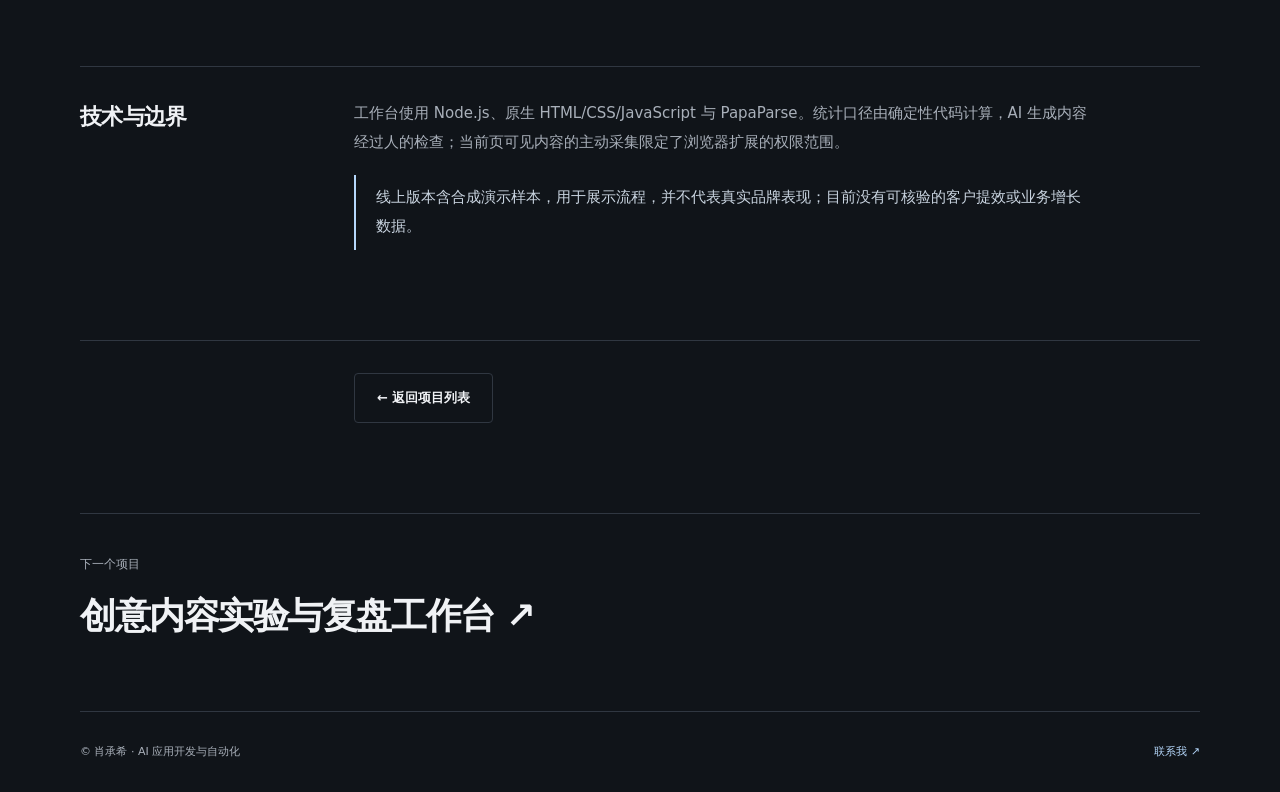
<file: projects/signal.html>
<!doctype html>
<html lang="zh-CN">
  <head>
    <meta charset="utf-8">
    <meta name="viewport" content="width=device-width, initial-scale=1">
    <meta name="robots" content="noindex,nofollow">
    <meta name="theme-color" content="#101419">
    <link rel="icon" href="data:,">
    <meta name="description" content="Signal 饮品行业情报工作台：从社媒采集、人工复核到 AI 分析与报告交付。">
    <title>Signal 饮品行业情报工作台 · 肖承希</title>
    <link rel="stylesheet" href="../styles.css">
  </head>
  <body>
    <a class="skip-link" href="#overview">跳转到项目内容</a>
    <div class="page-shell signal-detail-shell">
      <header class="identity detail-identity">
        <div>
          <p class="detail-brand"><a href="../index.html">肖承希 <span aria-hidden="true">/</span> 作品集</a></p>
          <h2>AI 应用开发 / AI 自动化</h2>
          <p class="identity-intro">把 AI 能力接进真实工作流，<br>让信息整理、分析与交付更可靠。</p>
          <nav class="section-nav" aria-label="项目导航">
            <a href="../index.html#projects"><span class="nav-line"></span><span>返回项目</span></a>
            <a href="#overview" class="active"><span class="nav-line"></span><span>项目概览</span></a>
            <a href="#workflow"><span class="nav-line"></span><span>工作流程</span></a>
            <a href="#architecture"><span class="nav-line"></span><span>系统架构</span></a>
            <a href="#decisions"><span class="nav-line"></span><span>设计取舍</span></a>
          </nav>
        </div>
        <div class="social-links" aria-label="项目外部链接">
          <a href="https://signal-beverage-intelligence.onrender.com/" target="_blank" rel="noopener noreferrer">线上演示 ↗</a>
          <a href="https://github.com/ki22sh0tl-lang/signal-beverage-intelligence" target="_blank" rel="noopener noreferrer">GitHub ↗</a>
        </div>
      </header>

      <main>
        <section id="overview" class="content-section" aria-labelledby="overview-title">
          <p class="detail-overline">重点案例 / AI 应用开发</p>
          <h1 class="detail-title" id="overview-title">Signal｜饮品行业情报工作台</h1>
          <p class="detail-lead">为饮品品牌的市场与内容团队解决社媒信息分散、人工归并混乱、分析报告难以交付的问题。</p>
          <div class="detail-actions">
            <a class="button-link primary" href="https://signal-beverage-intelligence.onrender.com/" target="_blank" rel="noopener noreferrer">打开线上演示 ↗</a>
            <a class="button-link" href="https://github.com/ki22sh0tl-lang/signal-beverage-intelligence" target="_blank" rel="noopener noreferrer">查看 GitHub 源码 ↗</a>
          </div>
          <img fetchpriority="high" class="detail-hero-image" src="../assets/signal-preview-1280.webp" srcset="../assets/signal-preview-640.webp 640w, ../assets/signal-preview-1280.webp 1280w" sizes="(max-width: 1199px) 90vw, 1120px" alt="Signal 饮品行业情报工作台首页截图" width="1280" height="800">
          <div class="detail-section">
            <h2 class="case-heading">业务问题</h2>
            <p>饮品行业的新品、联名和活动信息散落在社媒中，团队需要从零散内容里形成判断，但手工整理难以保持分类一致，也容易丢失证据。</p>
          </div>

          <section id="architecture" class="content-section architecture-section" aria-labelledby="architecture-title">
            <h2 class="case-heading" id="architecture-title">系统架构</h2>
            <p class="architecture-open"><a href="../assets/signal-fde-architecture.html?theme=dark" target="_blank" rel="noopener noreferrer">新窗口打开完整架构图 ↗</a></p>
            <p class="diagram-hint">左右滑动查看图中细节，也可打开完整图。</p>
            <div tabindex="0" role="region" aria-label="可横向滚动的项目架构图" class="architecture-frame signal-architecture-frame">
              <iframe src="../assets/signal-fde-architecture.html?embed=1&amp;theme=dark" title="Signal FDE 饮品行业情报工作台架构图" loading="lazy" allowfullscreen></iframe>
            </div>
          </section>

          <div class="detail-section">
            <h2 class="case-heading">我的做法</h2>
            <p>我从实际分析流程出发，独立搭建了 Signal 工作台，串起内容采集、归并、人工复核、AI 洞察和报告交付，让每项结论都能回到原始内容核对，并通过可操作的线上演示验证完整流程。</p>
          </div>
        </section>

        <section id="workflow" class="content-section" aria-labelledby="workflow-title">
          <h2 class="mobile-heading" id="workflow-title">工作流程</h2>
          <div class="detail-section">
            <h3>从原始内容到可交付报告</h3>
            <ol>
              <li><strong>采集与导入。</strong>浏览器助手由用户主动读取当前小红书笔记的可见内容，也支持 CSV 导入；不读取 Cookie，不做批量抓取。</li>
              <li><strong>整理与复核。</strong>识别品牌与动作候选，支持分类、归并、标签和排除。报告只使用已确认、未排除的记录，确认后默认锁定。</li>
              <li><strong>统计与分析。</strong>按品牌、动作、新品、联名、活动等维度统计内容数量和点赞表现；接入 DeepSeek 兼容接口辅助分析。</li>
              <li><strong>报告交付。</strong>结论可回溯到原始内容，并支持 CSV 与 Word 导出。</li>
            </ol>
          </div>
          <div class="detail-section">
            <h3>我的个人贡献</h3>
            <p>我完成浏览器采集助手、数据导入与整理、人工复核、统计报告、AI 分析、文件导出，以及 GitHub 与 Render 上线，形成了可操作的端到端产品流程。</p>
          </div>
        </section>

        <section id="decisions" class="content-section" aria-labelledby="decisions-title">
          <h2 class="mobile-heading" id="decisions-title">设计取舍</h2>
          <div class="detail-section">
            <h3>AI 辅助，不替代证据判断</h3>
            <p>固定提示词要求模型区分事实、推断、建议和待验证信息，并说明证据与样本限制。点赞只作为内容互动信号，不直接解释为销量或市场份额。没有 API Key 时，演示环境也能查看预置分析示例。</p>
          </div>
          <div class="detail-section">
            <h3>技术与边界</h3>
            <p>工作台使用 Node.js、原生 HTML/CSS/JavaScript 与 PapaParse。统计口径由确定性代码计算，AI 生成内容经过人的检查；当前页可见内容的主动采集限定了浏览器扩展的权限范围。</p>
            <p class="detail-note">线上版本含合成演示样本，用于展示流程，并不代表真实品牌表现；目前没有可核验的客户提效或业务增长数据。</p>
          </div>
          <div class="detail-section">
            <a class="button-link" href="../index.html#projects">← 返回项目列表</a>
          </div>
        </section>

        <nav class="case-next" aria-label="继续浏览项目"><a href="creative-workbench.html"><span>下一个项目</span><strong>创意内容实验与复盘工作台 ↗</strong></a></nav>
        <footer class="site-footer"><p>© 肖承希 · AI 应用开发与自动化</p><a href="mailto:2530223804@qq.com">联系我 ↗</a></footer>
      </main>
    </div>
    <script src="../script.js" defer></script>
  </body>
</html>
</file>
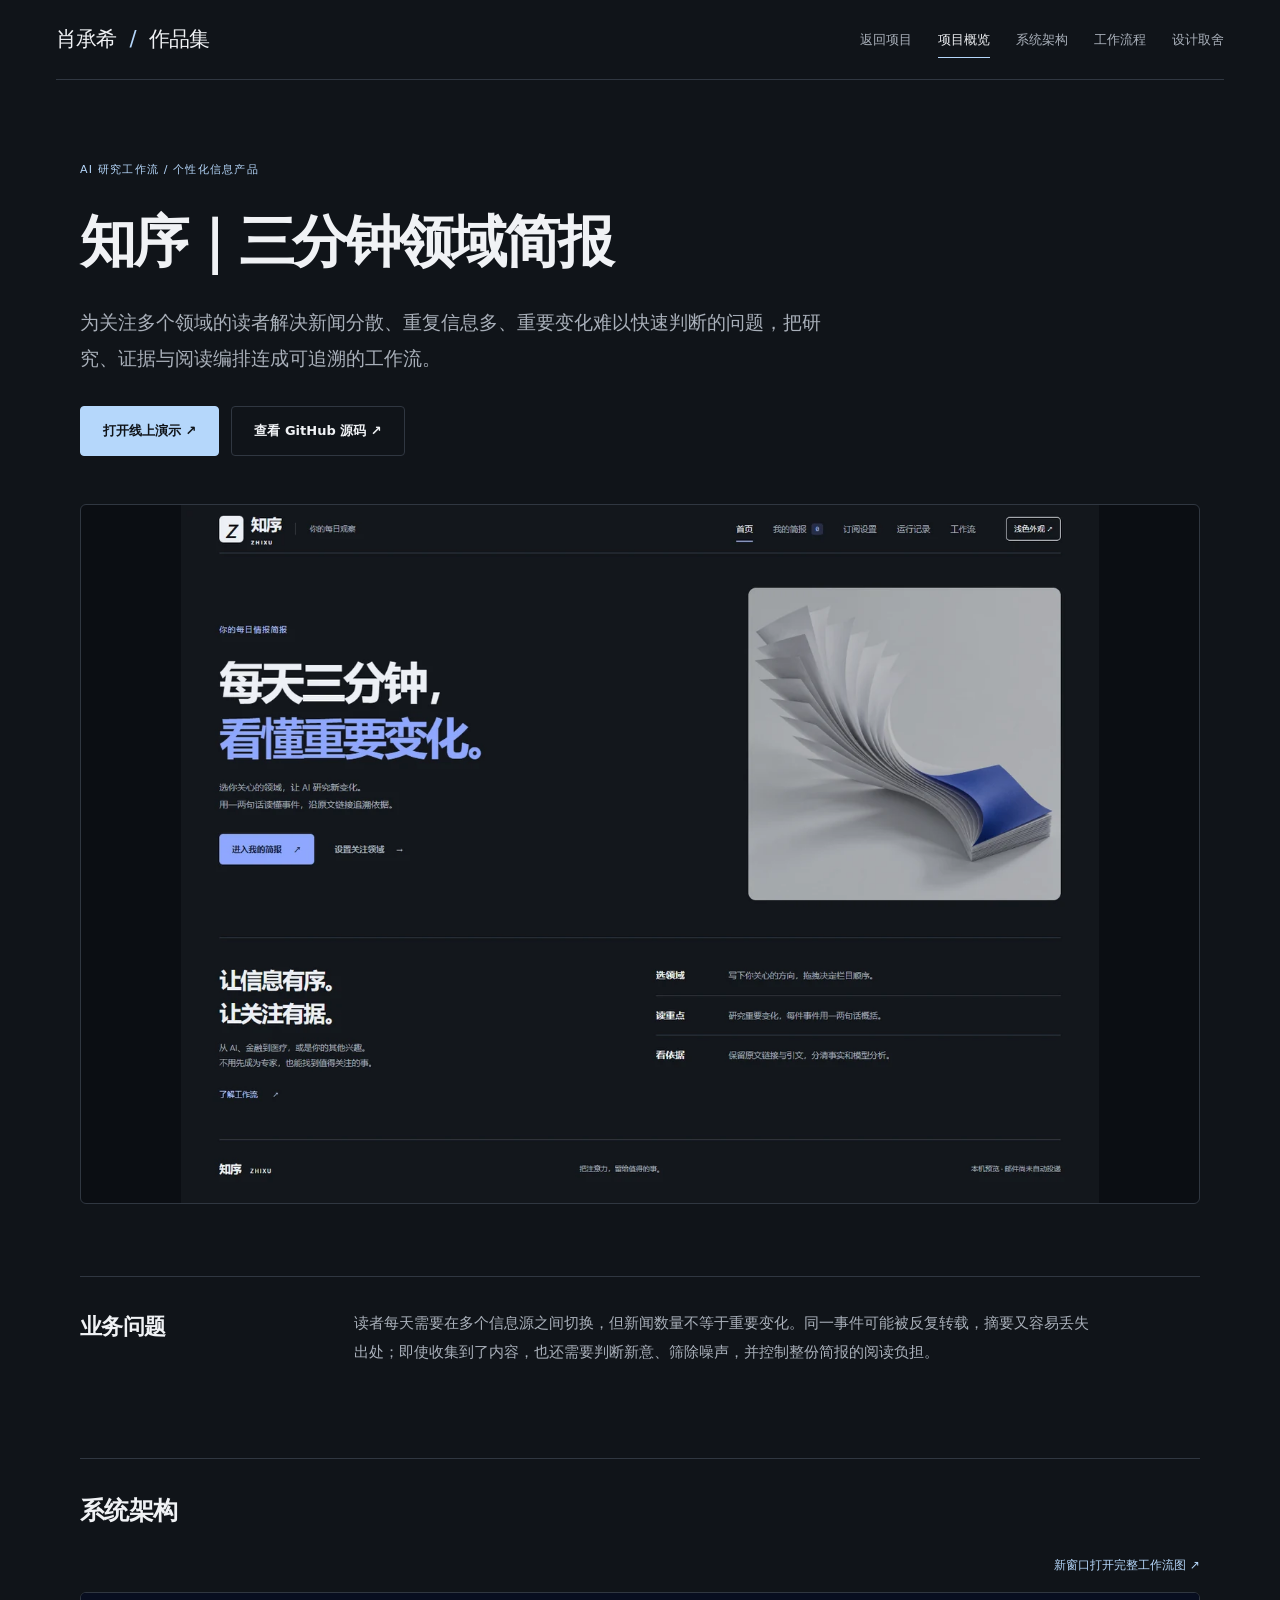
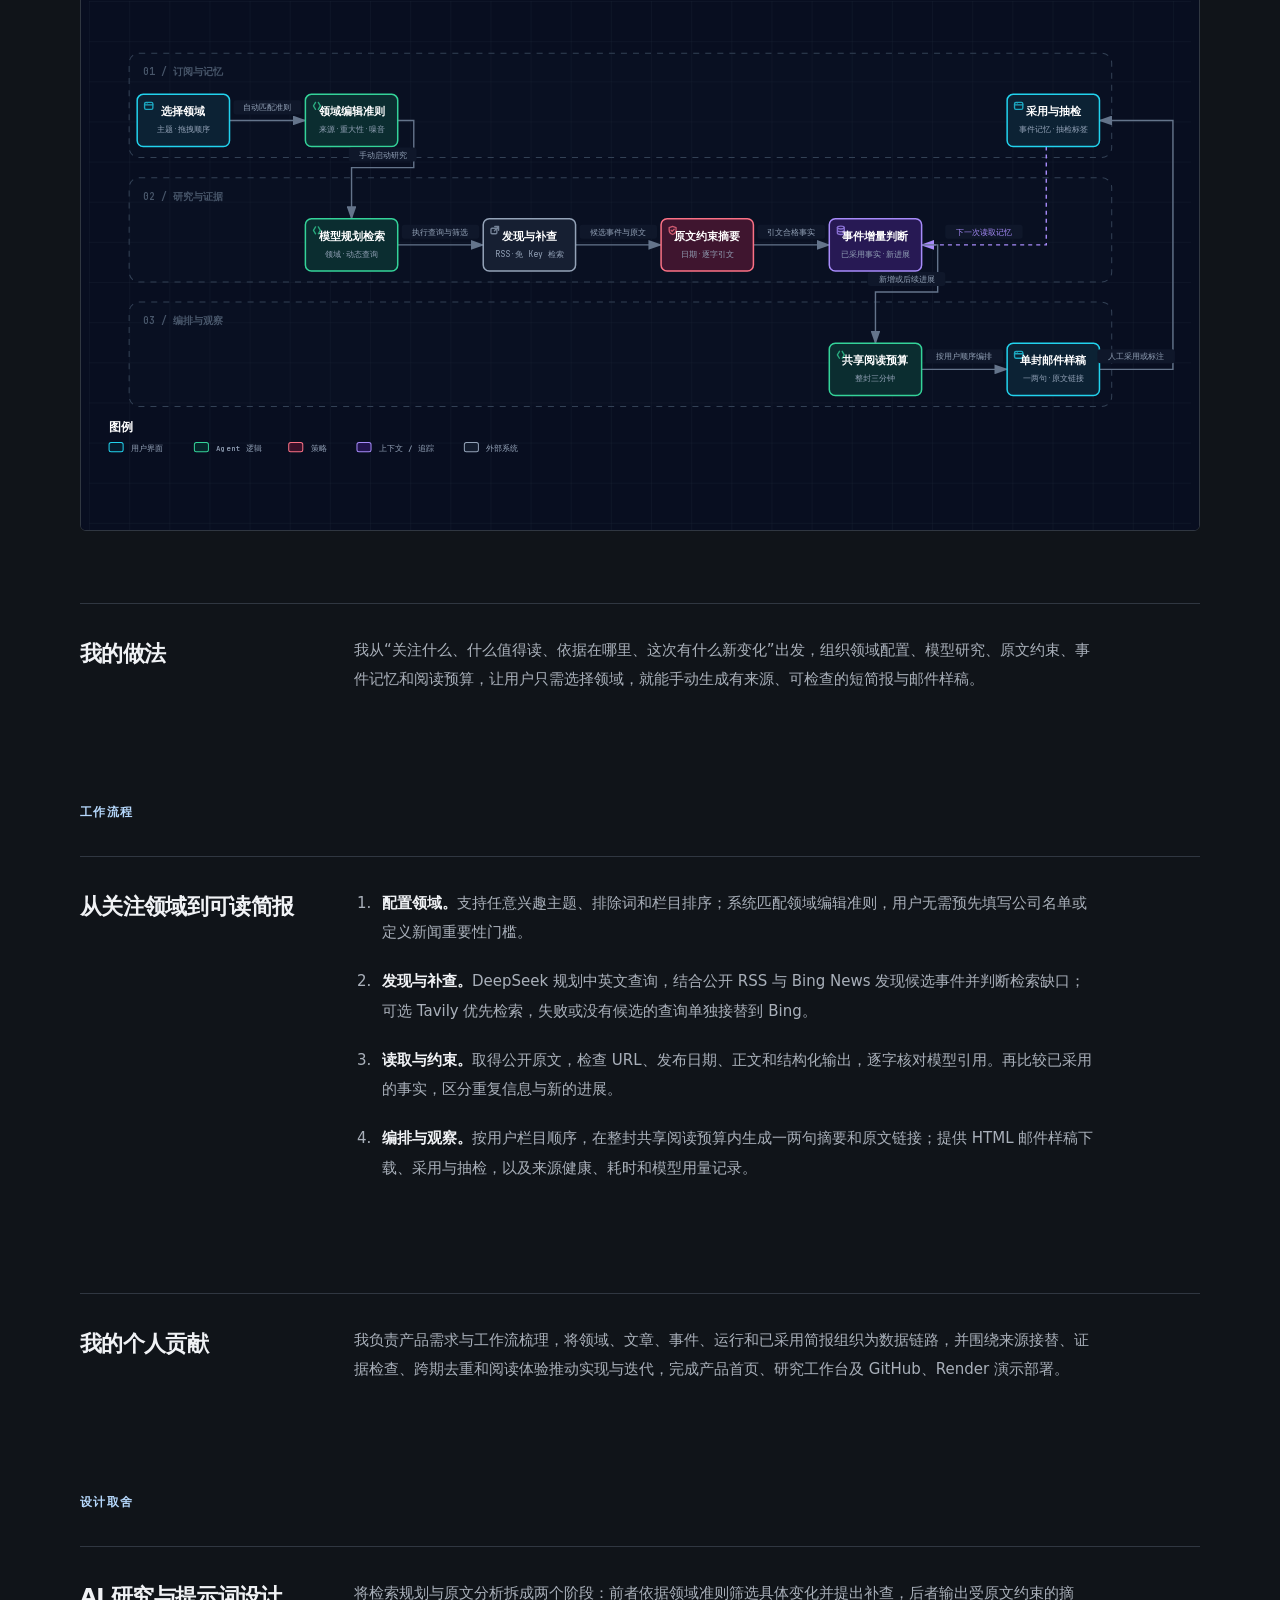
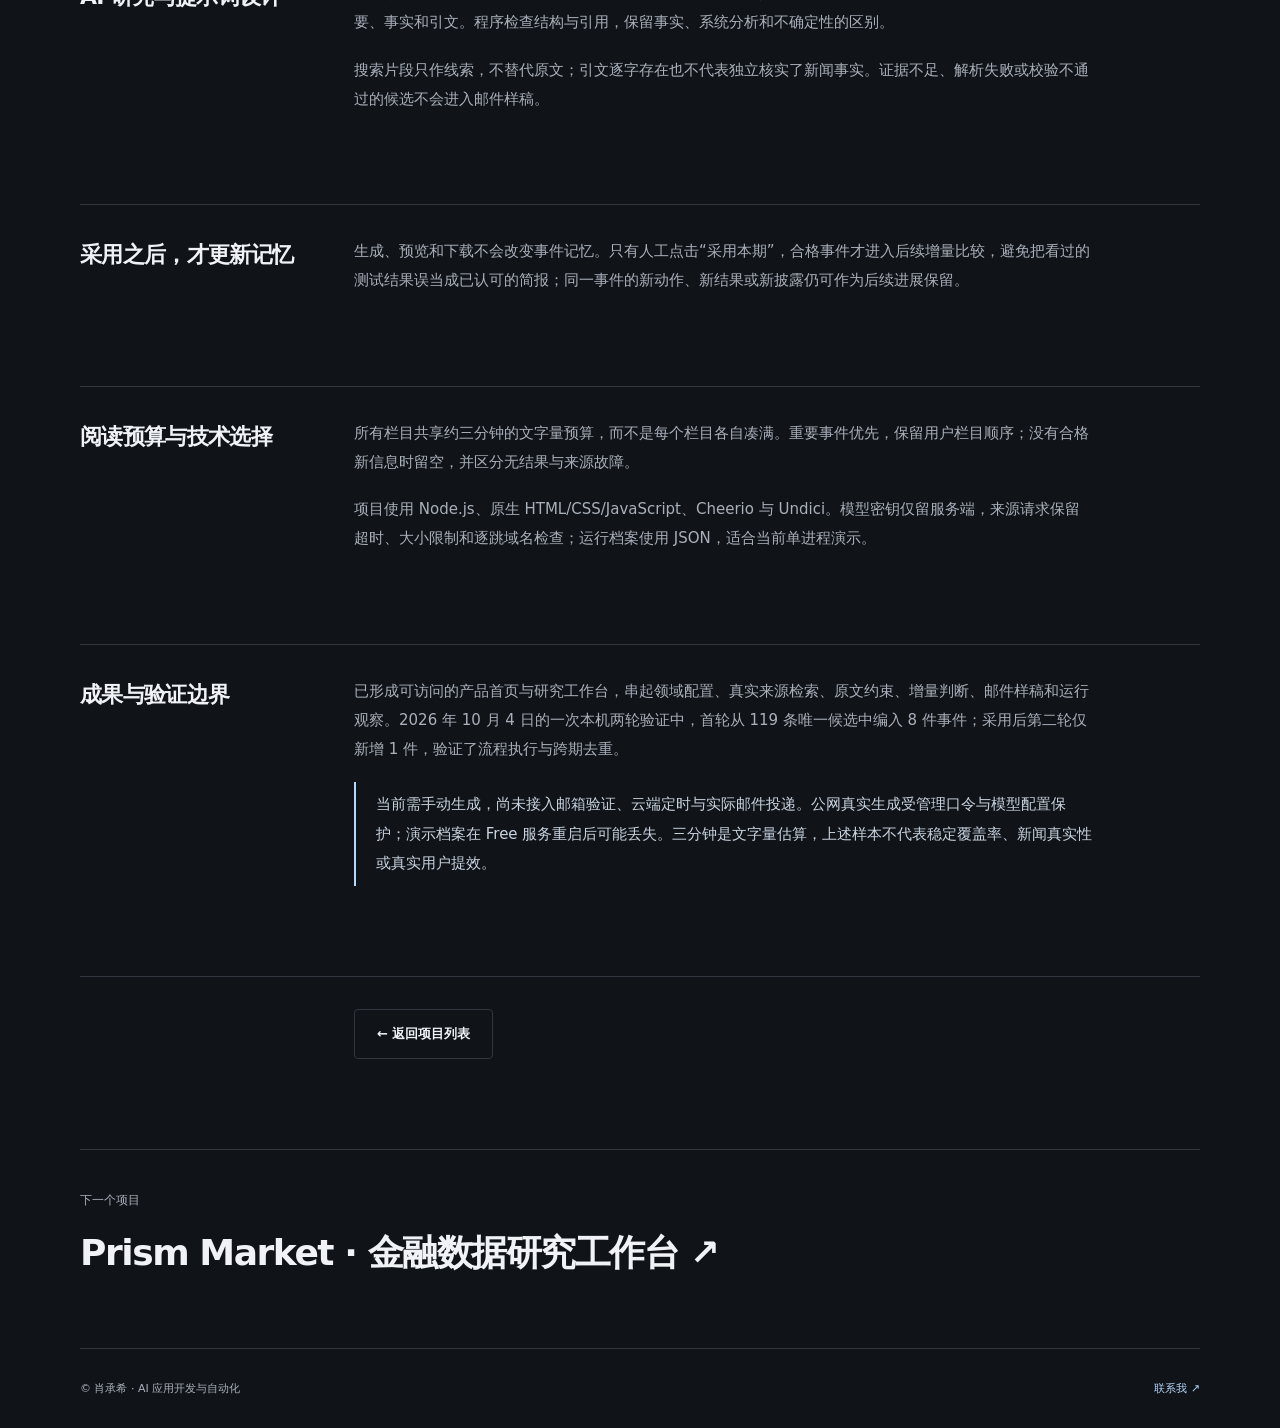
<file: projects/zhixu.html>
<!doctype html>
<html lang="zh-CN">
  <head>
    <meta charset="utf-8">
    <meta name="viewport" content="width=device-width, initial-scale=1">
    <meta name="robots" content="noindex,nofollow">
    <meta name="theme-color" content="#101419">
    <meta name="description" content="知序三分钟领域简报：把检索规划、原文证据、事件增量和阅读预算连接成可追溯的 AI 研究工作流。">
    <link rel="icon" href="data:,">
    <title>知序 · 三分钟领域简报 · 肖承希</title>
    <link rel="stylesheet" href="../styles.css">
  </head>
  <body>
    <a class="skip-link" href="#overview">跳转到项目内容</a>
    <div class="page-shell signal-detail-shell">
      <header class="detail-identity">
        <p class="detail-brand"><a href="../index.html">肖承希 <span aria-hidden="true">/</span> 作品集</a></p>
        <nav class="section-nav" aria-label="项目导航">
          <a href="../index.html#projects">返回项目</a>
          <a href="#overview" class="active">项目概览</a>
          <a href="#architecture">系统架构</a>
          <a href="#workflow">工作流程</a>
          <a href="#decisions">设计取舍</a>
        </nav>
      </header>
      <main>
        <section id="overview" class="content-section" aria-labelledby="overview-title">
          <p class="detail-overline">AI 研究工作流 / 个性化信息产品</p>
          <h1 class="detail-title" id="overview-title">知序｜三分钟领域简报</h1>
          <p class="detail-lead">为关注多个领域的读者解决新闻分散、重复信息多、重要变化难以快速判断的问题，把研究、证据与阅读编排连成可追溯的工作流。</p>
          <div class="detail-actions">
            <a class="button-link primary" href="https://zhixu-demo.onrender.com/" target="_blank" rel="noopener noreferrer">打开线上演示 ↗</a>
            <a class="button-link" href="https://github.com/ki22sh0tl-lang/zhixu-demo" target="_blank" rel="noopener noreferrer">查看 GitHub 源码 ↗</a>
          </div>
          <img class="detail-hero-image" src="../assets/zhixu-home-1280.webp" srcset="../assets/zhixu-home-640.webp 640w, ../assets/zhixu-home-1280.webp 1280w" sizes="(max-width: 1199px) 90vw, 1120px" width="1280" height="973" alt="知序三分钟领域简报的产品介绍首页" fetchpriority="high">
          <div class="detail-section">
            <h2 class="case-heading">业务问题</h2>
            <p>读者每天需要在多个信息源之间切换，但新闻数量不等于重要变化。同一事件可能被反复转载，摘要又容易丢失出处；即使收集到了内容，也还需要判断新意、筛除噪声，并控制整份简报的阅读负担。</p>
          </div>
          <section id="architecture" class="content-section architecture-section" aria-labelledby="architecture-title">
            <h2 class="case-heading" id="architecture-title">系统架构</h2>
            <p class="architecture-open"><a href="../assets/zhixu-workflow.html?theme=dark" target="_blank" rel="noopener noreferrer">新窗口打开完整工作流图 ↗</a></p>
            <p class="diagram-hint">左右滑动查看图中细节，也可打开完整图。</p>
            <div class="architecture-frame zhixu-workflow-frame" tabindex="0" role="region" aria-label="可横向滚动的知序研究与简报工作流图">
              <iframe src="../assets/zhixu-workflow.html?embed=1&amp;theme=dark" title="知序从选择领域、研究证据到简报编排与采用抽检的完整工作流" loading="lazy" allowfullscreen></iframe>
            </div>
          </section>
          <div class="detail-section">
            <h2 class="case-heading">我的做法</h2>
            <p>我从“关注什么、什么值得读、依据在哪里、这次有什么新变化”出发，组织领域配置、模型研究、原文约束、事件记忆和阅读预算，让用户只需选择领域，就能手动生成有来源、可检查的短简报与邮件样稿。</p>
          </div>
        </section>
        <section id="workflow" class="content-section" aria-labelledby="workflow-title">
          <h2 class="mobile-heading" id="workflow-title">工作流程</h2>
          <div class="detail-section">
            <h3>从关注领域到可读简报</h3>
            <ol>
              <li><strong>配置领域。</strong>支持任意兴趣主题、排除词和栏目排序；系统匹配领域编辑准则，用户无需预先填写公司名单或定义新闻重要性门槛。</li>
              <li><strong>发现与补查。</strong>DeepSeek 规划中英文查询，结合公开 RSS 与 Bing News 发现候选事件并判断检索缺口；可选 Tavily 优先检索，失败或没有候选的查询单独接替到 Bing。</li>
              <li><strong>读取与约束。</strong>取得公开原文，检查 URL、发布日期、正文和结构化输出，逐字核对模型引用。再比较已采用的事实，区分重复信息与新的进展。</li>
              <li><strong>编排与观察。</strong>按用户栏目顺序，在整封共享阅读预算内生成一两句摘要和原文链接；提供 HTML 邮件样稿下载、采用与抽检，以及来源健康、耗时和模型用量记录。</li>
            </ol>
          </div>
          <div class="detail-section">
            <h3>我的个人贡献</h3>
            <p>我负责产品需求与工作流梳理，将领域、文章、事件、运行和已采用简报组织为数据链路，并围绕来源接替、证据检查、跨期去重和阅读体验推动实现与迭代，完成产品首页、研究工作台及 GitHub、Render 演示部署。</p>
          </div>
        </section>
        <section id="decisions" class="content-section" aria-labelledby="decisions-title">
          <h2 class="mobile-heading" id="decisions-title">设计取舍</h2>
          <div class="detail-section">
            <h3>AI 研究与提示词设计</h3>
            <p>将检索规划与原文分析拆成两个阶段：前者依据领域准则筛选具体变化并提出补查，后者输出受原文约束的摘要、事实和引文。程序检查结构与引用，保留事实、系统分析和不确定性的区别。</p>
            <p>搜索片段只作线索，不替代原文；引文逐字存在也不代表独立核实了新闻事实。证据不足、解析失败或校验不通过的候选不会进入邮件样稿。</p>
          </div>
          <div class="detail-section">
            <h3>采用之后，才更新记忆</h3>
            <p>生成、预览和下载不会改变事件记忆。只有人工点击“采用本期”，合格事件才进入后续增量比较，避免把看过的测试结果误当成已认可的简报；同一事件的新动作、新结果或新披露仍可作为后续进展保留。</p>
          </div>
          <div class="detail-section">
            <h3>阅读预算与技术选择</h3>
            <p>所有栏目共享约三分钟的文字量预算，而不是每个栏目各自凑满。重要事件优先，保留用户栏目顺序；没有合格新信息时留空，并区分无结果与来源故障。</p>
            <p>项目使用 Node.js、原生 HTML/CSS/JavaScript、Cheerio 与 Undici。模型密钥仅留服务端，来源请求保留超时、大小限制和逐跳域名检查；运行档案使用 JSON，适合当前单进程演示。</p>
          </div>
          <div class="detail-section">
            <h3>成果与验证边界</h3>
            <p>已形成可访问的产品首页与研究工作台，串起领域配置、真实来源检索、原文约束、增量判断、邮件样稿和运行观察。2026 年 10 月 4 日的一次本机两轮验证中，首轮从 119 条唯一候选中编入 8 件事件；采用后第二轮仅新增 1 件，验证了流程执行与跨期去重。</p>
            <p class="detail-note">当前需手动生成，尚未接入邮箱验证、云端定时与实际邮件投递。公网真实生成受管理口令与模型配置保护；演示档案在 Free 服务重启后可能丢失。三分钟是文字量估算，上述样本不代表稳定覆盖率、新闻真实性或真实用户提效。</p>
          </div>
          <div class="detail-section"><a class="button-link" href="../index.html#projects">← 返回项目列表</a></div>
        </section>
        <nav class="case-next" aria-label="继续浏览项目"><a href="prism-market.html"><span>下一个项目</span><strong>Prism Market · 金融数据研究工作台 ↗</strong></a></nav>
        <footer class="site-footer"><p>© 肖承希 · AI 应用开发与自动化</p><a href="mailto:2530223804@qq.com">联系我 ↗</a></footer>
      </main>
    </div>
    <script src="../script.js" defer></script>
  </body>
</html>
</file>
<file: styles.css>
:root{color-scheme:dark;--bg:#101419;--surface:#191f27;--text:#a9b0ba;--heading:#f0f2f5;--accent:#b5d7fb;--line:#303741;--ease:cubic-bezier(.22,1,.36,1)}
*{box-sizing:border-box}
html{scroll-behavior:smooth;scroll-padding-top:110px}
body{margin:0;background:var(--bg);color:var(--text);font-family:"Segoe UI","Microsoft YaHei",system-ui,sans-serif;font-size:16px;line-height:1.8;-webkit-font-smoothing:antialiased}
body::before{content:"";position:fixed;inset:0;z-index:4;pointer-events:none;opacity:0;background:radial-gradient(560px circle at var(--pointer-x,-1000px) var(--pointer-y,-1000px),rgb(113 175 243 / .07),transparent 75%);transition:opacity .4s}
body.pointer-glow-active::before{opacity:1}
::selection{background:var(--accent);color:var(--bg)}
a{color:inherit;text-decoration:none}
a,button{-webkit-tap-highlight-color:rgb(181 215 251 / .15);touch-action:manipulation}
button{font:inherit}
a:focus-visible,button:focus-visible{outline:2px solid var(--accent);outline-offset:6px}
a:hover{color:var(--heading)}
button:active,.button-link:active{transform:translateY(2px)}
img{display:block;max-width:100%;height:auto}
h1,h2,h3,p{margin-top:0}
h1,h2,h3,strong{color:var(--heading)}
h1,h2,h3{font-weight:600;text-wrap:balance}
.skip-link{position:fixed;top:-80px;left:24px;z-index:100;padding:10px 18px;background:var(--accent);color:var(--bg)}
.skip-link:focus{top:12px}
.site-header,.home-main,.home-footer,.page-shell{width:min(100% - 112px,1360px);margin-inline:auto}
.site-header{height:80px;display:flex;align-items:center;justify-content:space-between;gap:32px;border-bottom:1px solid var(--line)}
.brand{display:flex;gap:16px;align-items:center;color:var(--heading);font-size:17px;font-weight:600;letter-spacing:.05em}
.brand-mark{font-size:32px;font-weight:700;letter-spacing:-.09em;color:var(--accent)}
.section-nav{display:flex;gap:32px;align-items:center}
.section-nav a{position:relative;padding:10px 0;color:var(--text);font-size:13px;white-space:nowrap}
.section-nav a::after{content:"";position:absolute;bottom:3px;left:0;width:100%;height:1px;background:var(--accent);transform:scaleX(0);transform-origin:left;transition:transform .3s var(--ease)}
.section-nav a:hover,.section-nav a.active{color:var(--heading)}
.section-nav a:hover::after,.section-nav a.active::after{transform:scaleX(1)}
.header-contact{color:var(--heading);font-size:13px}
.header-contact span{margin-left:22px;color:var(--accent)}
.hero{position:relative;display:grid;grid-template-columns:1.3fr 1fr;gap:36px;align-items:center;min-height:700px;padding:48px 0 64px}
.hero-copy{position:relative;z-index:2}
.eyebrow,.section-kicker{font-family:"Segoe UI",system-ui,sans-serif;color:var(--accent);font-size:11px;font-weight:600;letter-spacing:.17em;margin:0 0 28px}
.hero h1{font-size:clamp(45px,5.2vw,77px);letter-spacing:-.065em;line-height:1.24;margin:0 0 28px;white-space:nowrap}
.hero h1 span{display:block;color:var(--accent);font-size:clamp(22px,2.2vw,30px);line-height:1.5;letter-spacing:-.035em;margin-top:16px}
.hero-education{font-size:14px;line-height:1.8;margin-bottom:16px}
.editorial-section>div:first-child>p{font-size:15px;line-height:1.8;max-width:340px}
.hero-intro{max-width:520px;font-size:16px;line-height:1.85;margin-bottom:30px}
.button-link{display:inline-flex;align-items:center;justify-content:center;gap:38px;min-height:50px;padding:12px 22px;border:1px solid var(--line);border-radius:4px;color:var(--heading);font-size:13px;font-weight:600;transition:background .25s,border-color .25s,transform .25s}
.button-link:hover{border-color:var(--accent);background:rgb(181 215 251 / .05);color:var(--heading)}
.button-link.primary{background:var(--accent);border-color:var(--accent);color:#101419}
.button-link.primary:hover{background:#d2e7ff;border-color:#d2e7ff;color:#101419}
.hero-showcase{position:relative;display:grid;grid-template-columns:repeat(2,minmax(0,1fr));gap:20px;height:auto;padding:12px 8px 32px;perspective:1400px}
.hero-screen{position:relative;display:block;min-width:0;border:1px solid #43505f;border-radius:6px;background:#111820;overflow:hidden;box-shadow:0 15px 35px #03070b66;transition:transform .3s var(--ease),border-color .3s}
.hero-screen img{width:100%;aspect-ratio:16/10;object-fit:cover;object-position:top}
.screen-caption{display:flex;justify-content:space-between;align-items:center;padding:9px 13px;font-size:9px;letter-spacing:.04em;color:#bbc6d3;background:#1b232e;border-bottom:1px solid #303c4d}
.hero-screen:nth-child(1){transform:translateY(8px) rotate(-4deg)}
.hero-screen:nth-child(2){transform:rotate(3deg)}
.hero-screen:nth-child(3){transform:translateY(12px) rotate(-2deg)}
.hero-screen:nth-child(4){transform:translateY(6px) rotate(4deg)}
.hero-screen:hover,.hero-screen:focus-visible{transform:translateY(-4px) rotate(0);border-color:var(--accent);z-index:2}
.work-section{padding:66px 0 120px;border-top:1px solid var(--line)}
.section-heading{margin-bottom:56px}
.section-heading .section-kicker{margin-bottom:20px}
.section-heading h2,.editorial-section h2{font-size:clamp(32px,3.4vw,48px);line-height:1.4;letter-spacing:-.055em;margin-bottom:18px}
.section-heading>p:last-child{font-size:14px;max-width:560px;margin-bottom:0}
.work-item{display:grid;grid-template-columns:minmax(0,1.25fr) minmax(0,1fr);gap:68px;align-items:center;margin-bottom:100px}
.work-item:last-child{margin-bottom:0}
.work-image{position:relative;display:grid;align-items:center;overflow:hidden;aspect-ratio:auto;border:0;border-radius:6px;padding:16px;background:transparent}
.work-image img{width:100%;border:1px solid #47536a;border-radius:4px;box-shadow:none;transition:transform .8s var(--ease)}
.work-image:hover img,.work-image:focus-visible img{transform:scale(1.035) translateY(-5px)}
.creative-image{background:transparent}
.creative-image img{border-color:#414650}
.image-action{position:absolute;right:22px;bottom:20px;background:var(--heading);color:var(--bg);border-radius:4px;font-size:11px;font-weight:600;padding:8px 12px;opacity:0;transform:translateY(8px);transition:opacity .3s,transform .3s}
.work-image:hover .image-action,.work-image:focus-visible .image-action{opacity:1;transform:translateY(0)}
.work-category{font-size:11px;letter-spacing:.1em;margin:0 0 20px;color:var(--text)}
.work-copy h3{font-size:42px;line-height:1.25;letter-spacing:-.045em;margin:0 0 24px}
.work-copy h3 span{display:block;font-size:26px;line-height:1.4;margin-top:8px;letter-spacing:-.025em}
.work-copy>p:not(.work-category):not(.work-description){color:var(--heading);font-size:17px;line-height:1.7;margin-bottom:12px}
.work-description{font-size:15px;line-height:1.95;max-width:430px}
.tags{list-style:none;display:flex;flex-wrap:wrap;gap:8px;margin:24px 0 0;padding:0}
.tags li{padding:4px 10px;font-size:10px;color:#c2cbd7;border:1px solid #37414e;border-radius:4px;line-height:1.7}
.work-actions{display:flex;align-items:center;flex-wrap:wrap;gap:16px 22px;margin-top:30px;font-size:14px}
.work-actions>a{min-height:44px;display:inline-flex;align-items:center}
.text-link{color:var(--accent);gap:20px;border-bottom:1px solid #7396ba}
.work-actions a:hover{color:var(--accent)}
.text-link span{display:inline-block;transition:transform .3s}
.text-link:hover span{transform:translate(3px,-3px)}
.work-item-reverse{grid-template-columns:minmax(0,1fr) minmax(0,1.25fr)}
.work-item-reverse .work-image{grid-column:2;grid-row:1}
.work-item-reverse .work-copy{grid-column:1;grid-row:1}
.editorial-section{display:grid;grid-template-columns:1fr 1.25fr;gap:90px;border-top:1px solid var(--line);padding:100px 0}
.editorial-section .section-kicker{margin-bottom:24px}
.about-copy>p{font-size:15px;line-height:1.95;margin-bottom:20px}
.about-copy .about-lead{font-size:23px;line-height:1.8;color:var(--heading);letter-spacing:-.03em;margin-bottom:30px}
.profile-facts{margin:40px 0 0;font-size:12px}
.profile-facts>div{display:grid;grid-template-columns:100px 1fr;gap:20px;padding:15px 0;border-top:1px solid var(--line)}
.profile-facts dt{color:var(--text)}
.profile-facts dd{color:var(--heading);margin:0}
.hero-about{max-width:560px;margin-bottom:24px}
.hero-about>p{font-size:14px;line-height:1.85;margin-bottom:14px}
.hero-about .about-lead{font-size:18px;line-height:1.8;margin-bottom:18px}
.hero-about .profile-facts{margin-top:20px}
.hero-about .profile-facts>div{padding:8px 0}
.experience-list{padding:0;margin:0;list-style:none}
.experience-list>li+li{margin-top:42px;padding-top:42px;border-top:1px solid var(--line)}
.entry-date{font-family:Consolas,monospace;color:var(--accent);font-size:11px;margin-bottom:20px;letter-spacing:.04em}
.experience-list h3{font-size:26px;margin-bottom:0;letter-spacing:-.03em}
.experience-list .company{color:var(--heading);font-size:13px;margin:4px 0 20px}
.experience-list p:not(.company):not(.entry-date){font-size:15px;line-height:1.95;max-width:560px}
.experience-highlights{padding-left:18px;margin:0;max-width:560px;font-size:15px;line-height:1.95}
.experience-highlights>li+li{margin-top:14px}
.experience-highlights li::marker{color:var(--accent)}
.experience-highlights a{color:var(--accent);text-decoration:underline;text-underline-offset:4px}
.contact-section{border-top:1px solid var(--line);padding:96px 0 104px}
.contact-section h2{font-size:clamp(42px,5.8vw,80px);letter-spacing:-.06em;line-height:1.25;margin:0 0 40px}
.contact-row{display:flex;align-items:center;gap:24px;flex-wrap:wrap}
.contact-email{font-size:clamp(18px,2.3vw,30px);color:var(--accent);letter-spacing:-.04em;border-bottom:1px solid #567392;padding-bottom:7px}
.contact-email span{display:inline-block;margin-left:30px;transition:transform .3s}
.contact-email:hover span{transform:translate(4px,-4px)}
.copy-email{border:1px solid var(--line);background:transparent;color:var(--text);font-size:13px;padding:11px 16px;border-radius:4px;cursor:pointer;transition:color .2s,border-color .2s}
.copy-email:hover{color:var(--heading);border-color:var(--accent)}
.copy-status{font-size:12px;color:var(--accent)}
.home-footer{display:flex;align-items:center;gap:26px;border-top:1px solid var(--line);padding:26px 0 34px;font-size:11px}
.home-footer>p{margin:0;flex:1}
.home-footer>a{white-space:nowrap}
.reveal-ready{opacity:0;transform:translateY(24px);transition:opacity .8s var(--ease),transform .8s var(--ease)}
.reveal-ready.is-visible{opacity:1;transform:translateY(0)}
/* Case studies share the same typography and an expanded reading canvas. */
.signal-detail-shell{max-width:1240px}
.detail-identity{position:sticky;top:0;z-index:8;display:flex;align-items:center;justify-content:space-between;min-height:80px;border-bottom:1px solid var(--line);background:var(--bg);gap:32px}
.detail-identity>div{display:contents}
.detail-identity .detail-brand{font-size:21px;letter-spacing:-.05em;line-height:1.2;margin:0;white-space:nowrap}
.detail-identity h2,.detail-identity .identity-intro,.detail-identity .social-links,.nav-line{display:none}
.detail-identity .section-nav{gap:26px}
.signal-detail-shell>main{padding:80px 0 0;max-width:1120px;margin:auto}
.content-section{scroll-margin-top:114px;margin-bottom:90px}
.detail-overline{font-size:11px;letter-spacing:.11em;color:var(--accent);margin:0 0 25px}
.detail-title{font-size:clamp(36px,4.4vw,62px);line-height:1.3;letter-spacing:-.05em;max-width:1040px;margin-bottom:26px}
.detail-lead{font-size:19px;line-height:1.9;max-width:750px;margin-bottom:30px}
.detail-actions{display:flex;gap:12px;flex-wrap:wrap;margin-bottom:48px}
.detail-hero-image{width:100%;max-height:700px;object-fit:contain;background:#0b0e13;border:1px solid var(--line);border-radius:6px}
.detail-section{display:grid;grid-template-columns:220px minmax(0,1fr);gap:0 54px;margin-top:72px;padding-top:32px;border-top:1px solid var(--line)}
.detail-section h3{grid-column:1;grid-row:1/span 8;font-size:22px;line-height:1.6;margin:0;letter-spacing:-.03em}
.detail-section>p,.detail-section>ol,.detail-section>ul{grid-column:2;max-width:740px;margin:0 0 18px;font-size:15px;line-height:1.95}
.detail-section ol{list-style:decimal;padding-left:22px}
.detail-section li{padding-left:6px;margin-bottom:20px}
.detail-section>.button-link{grid-column:2;justify-self:start}
.detail-note{border-left:2px solid var(--accent);padding:8px 0 8px 20px;color:#c9d4e0}
.mobile-heading{font-size:12px;letter-spacing:.11em;color:var(--accent);margin-bottom:32px}
.content-section>.mobile-heading+.detail-section{margin-top:0}
.architecture-section.content-section{margin:72px 0 0;padding-top:32px;border-top:1px solid var(--line)}
.architecture-section h3{color:var(--heading);font-size:25px;letter-spacing:-.03em;margin-bottom:24px}
.architecture-section>.detail-note{max-width:740px;font-size:15px}
.architecture-open{font-size:12px;text-align:right;margin-bottom:16px}
.architecture-open a{color:var(--accent)}
.architecture-frame{aspect-ratio:1240/760;border:1px solid var(--line);border-radius:6px;background:#020617;overflow:hidden}
.signal-architecture-frame{aspect-ratio:1240/560}
.zhixu-workflow-frame{aspect-ratio:1098/528}
.prism-dataflow-frame{aspect-ratio:1080/520}
.detail-title-subline{display:block;font-size:.72em;line-height:1.5;margin-top:8px}
.architecture-frame iframe{display:block;width:100%;height:100%;border:0}
.site-footer{padding:30px 0;border-top:1px solid var(--line);font-size:11px;color:var(--text)}
.site-footer p{max-width:720px;margin:0}
.site-footer a{color:var(--accent)}
.detail-brand{color:var(--heading)}
.detail-brand span{color:var(--accent);margin:0 8px}
.site-footer{display:flex;justify-content:space-between;gap:24px}
.case-next{margin:0 0 68px;padding-top:40px;border-top:1px solid var(--line)}
.case-next a{display:flex;flex-direction:column;align-items:flex-start;gap:14px}
.case-next span{font-size:12px;color:var(--text)}
.case-next strong{font-size:clamp(23px,3vw,36px);line-height:1.5;letter-spacing:-.04em;transition:color .2s}
.case-next a:hover strong{color:var(--accent)}
.case-heading{grid-column:1;grid-row:1/span 8;font-size:22px;line-height:1.6;margin:0;letter-spacing:-.03em}
.architecture-section .case-heading{font-size:25px;margin-bottom:24px}
.diagram-hint{display:none}
.architecture-frame:focus-visible{outline:2px solid var(--accent);outline-offset:5px}
@media(max-width:599px){.case-heading{font-size:21px;margin-bottom:18px}.architecture-section .case-heading{font-size:22px}.diagram-hint{display:block;font-size:12px;margin:0 0 14px}.architecture-frame{aspect-ratio:auto;height:492px;overflow:auto}.signal-architecture-frame{height:365px}.architecture-frame iframe{width:800px;max-width:none}.site-footer a{white-space:nowrap}}
@media(min-width:1024px) and (prefers-reduced-motion:no-preference){.hero-copy{animation:hero-arrive .9s var(--ease) both}.hero-showcase{animation:hero-arrive 1.2s .12s var(--ease) both}}
@keyframes hero-arrive{from{opacity:0;translate:0 24px}to{opacity:1;translate:0 0}}
@media(max-width:1199px){.site-header,.home-main,.home-footer,.page-shell{width:calc(100% - 72px)}.hero{min-height:630px;gap:18px}.hero h1{font-size:5.4vw}.work-item{gap:40px}.work-image{padding:10px}.work-copy h3{font-size:34px}.work-copy h3 span{font-size:23px}.editorial-section{gap:54px}.detail-identity .section-nav{gap:20px}}
@media(max-width:899px){.hero{grid-template-columns:1fr;min-height:auto;padding:76px 0 60px;gap:40px}.hero h1{font-size:clamp(46px,8vw,70px)}.hero-intro{max-width:610px}.hero-showcase{width:100%;max-width:600px;justify-self:center;gap:16px}.work-item,.work-item-reverse{grid-template-columns:1fr;gap:30px;margin-bottom:72px}.work-item-reverse .work-image,.work-item-reverse .work-copy{grid-column:auto;grid-row:auto}.work-image{aspect-ratio:auto;padding:0}.work-image img{max-height:100%;object-fit:contain}.work-copy{max-width:640px}.work-copy h3{font-size:38px}.work-copy h3 span{font-size:26px}.work-copy h3 a{display:block}.work-description{max-width:600px}.editorial-section{grid-template-columns:1fr;gap:28px;padding:70px 0}.editorial-section h2 br{display:none}.detail-identity{flex-wrap:wrap;gap:0;padding-top:18px}.detail-identity .detail-brand{width:100%;font-size:18px;margin-bottom:8px}.detail-identity .section-nav{width:100%;justify-content:space-between;gap:18px;overflow:auto;padding-bottom:10px}.detail-identity .section-nav a{font-size:11px}.signal-detail-shell>main{padding-top:54px}.detail-section{grid-template-columns:160px 1fr;gap:0 30px}.home-footer{flex-wrap:wrap;gap:14px 24px}.home-footer p{flex-basis:55%}}
@media(max-width:599px){.site-header,.home-main,.home-footer,.page-shell{width:calc(100% - 40px)}.site-header{height:76px;gap:16px}.brand{font-size:14px;gap:8px}.brand-mark{font-size:25px}.site-header .section-nav{gap:18px}.site-header .section-nav a{font-size:13px}.header-contact{display:none}.hero{padding:54px 0 48px;gap:30px}.eyebrow{font-size:9px;letter-spacing:.12em;margin-bottom:25px}.hero h1{font-size:clamp(34px,7.6vw,46px);letter-spacing:-.05em;line-height:1.4;margin-bottom:24px}.hero-intro{font-size:15px;line-height:1.85}.hero-intro br{display:none}.button-link{font-size:14px;min-height:48px;padding:12px 18px;gap:24px}.hero-showcase{gap:12px;padding:8px 6px 24px}.screen-caption{font-size:8px;padding:7px 10px}.work-section{padding:48px 0 64px}.section-heading{margin-bottom:32px}.section-kicker{font-size:9px;margin-bottom:18px}.section-heading h2,.editorial-section h2{font-size:30px;line-height:1.4}.section-heading>p:last-child{font-size:13px;line-height:1.9}.work-item{gap:26px;margin-bottom:58px}.work-image{aspect-ratio:auto;padding:0}.work-copy h3{font-size:33px;margin-bottom:18px}.work-copy h3 span{font-size:23px}.work-category{font-size:10px;margin-bottom:13px}.work-copy>p:not(.work-category):not(.work-description){font-size:16px}.work-description{font-size:15px}.work-actions{gap:8px 18px;margin-top:23px;font-size:13px}.tags{margin-top:18px;gap:6px}.tags li{font-size:10px;padding:3px 8px}.editorial-section{padding:54px 0;gap:18px}.about-copy .about-lead{font-size:19px}.about-copy>p{font-size:15px}.profile-facts>div{grid-template-columns:75px 1fr;gap:12px;font-size:13px}.experience-list h3{font-size:23px}.contact-section{padding:58px 0 64px}.contact-section h2{font-size:42px;margin-bottom:28px}.contact-row{gap:20px}.contact-email{font-size:20px}.contact-email span{margin-left:14px}.home-footer{font-size:10px;padding:24px 0;gap:12px 20px}.home-footer p{flex-basis:100%;order:3}.home-footer>a:first-of-type{margin-left:auto}.detail-title{font-size:34px;line-height:1.4}.detail-lead{font-size:16px}.detail-overline{font-size:10px}.detail-actions{gap:10px;margin-bottom:30px}.detail-actions .button-link{gap:16px}.content-section{margin-bottom:58px}.detail-section{display:block;margin-top:44px;padding-top:24px}.detail-section h3{font-size:21px;margin-bottom:18px}.detail-section>p,.detail-section>ol{font-size:15px;line-height:1.95}.architecture-section.content-section{margin-top:44px;padding-top:24px}.architecture-section h3{font-size:22px}.architecture-section>.detail-note{font-size:13px}.architecture-open{font-size:11px}.architecture-frame{border-radius:4px}.site-footer{font-size:10px}.detail-identity .section-nav{gap:22px;justify-content:flex-start}}
@media(prefers-reduced-motion:reduce){html{scroll-behavior:auto}*,*::before,*::after{animation:none!important;transition:none!important}.reveal-ready{opacity:1;transform:none}}
@media(hover:none){.image-action{opacity:1;transform:none}}

@media(max-width:599px){.hero{padding:44px 0;gap:32px}.hero h1{font-size:48px;line-height:1.15;white-space:normal;margin-bottom:20px}.hero h1 span{font-size:clamp(20px,5.5vw,25px);line-height:1.5;margin-top:14px}.hero-education{font-size:13px;max-width:100%;margin-bottom:16px}.screen-caption{font-size:8px;letter-spacing:.02em;padding:8px}.site-header .section-nav{gap:12px}.site-header .section-nav a{min-width:32px;min-height:44px;text-align:center}.section-heading>p:last-child{font-size:15px}.detail-identity .section-nav a{font-size:13px}.architecture-open{font-size:13px}.architecture-section>.detail-note{font-size:15px}}
@media(prefers-reduced-motion:reduce){body::before{display:none}}
@media(max-width:599px){.zhixu-workflow-frame{aspect-ratio:auto;height:405px}}
@media(max-width:899px){.prism-dataflow-frame{aspect-ratio:auto;height:520px;overflow:auto}.prism-dataflow-frame iframe{width:1080px;max-width:none}}
</file>
